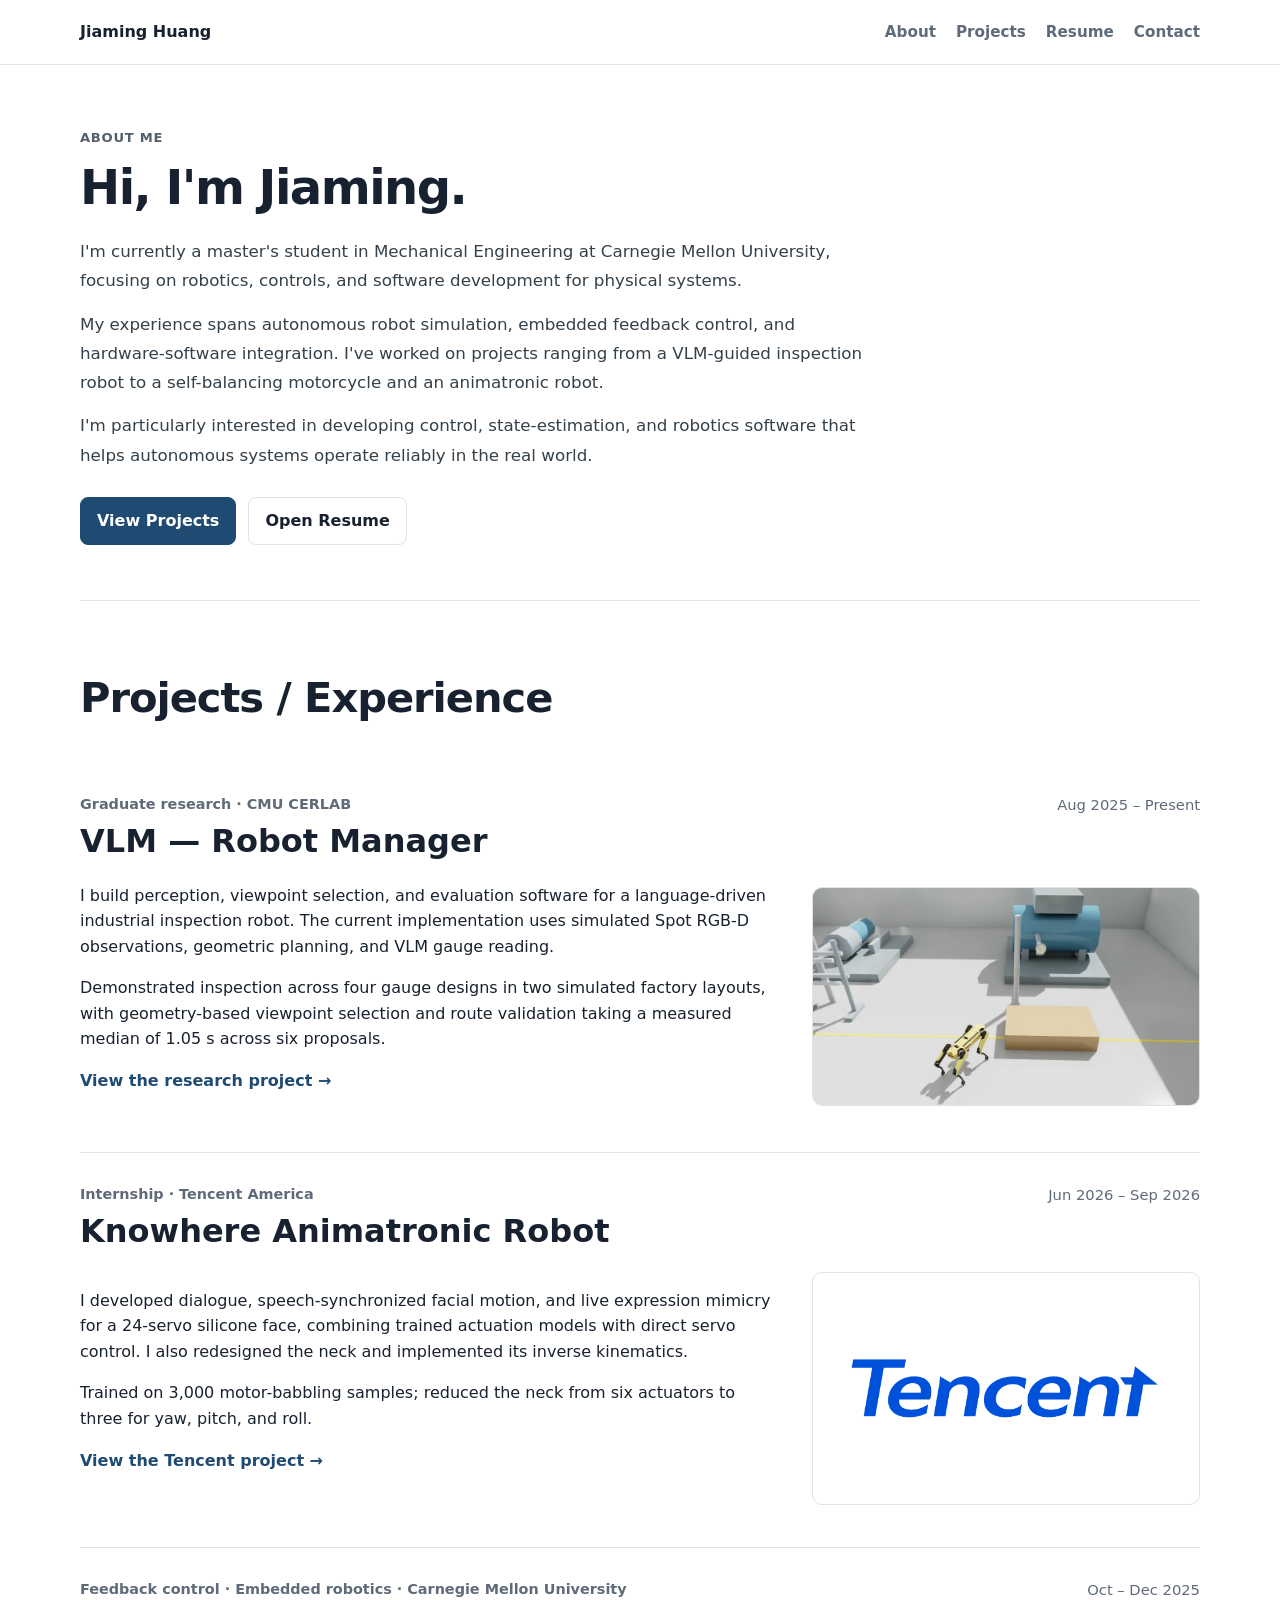
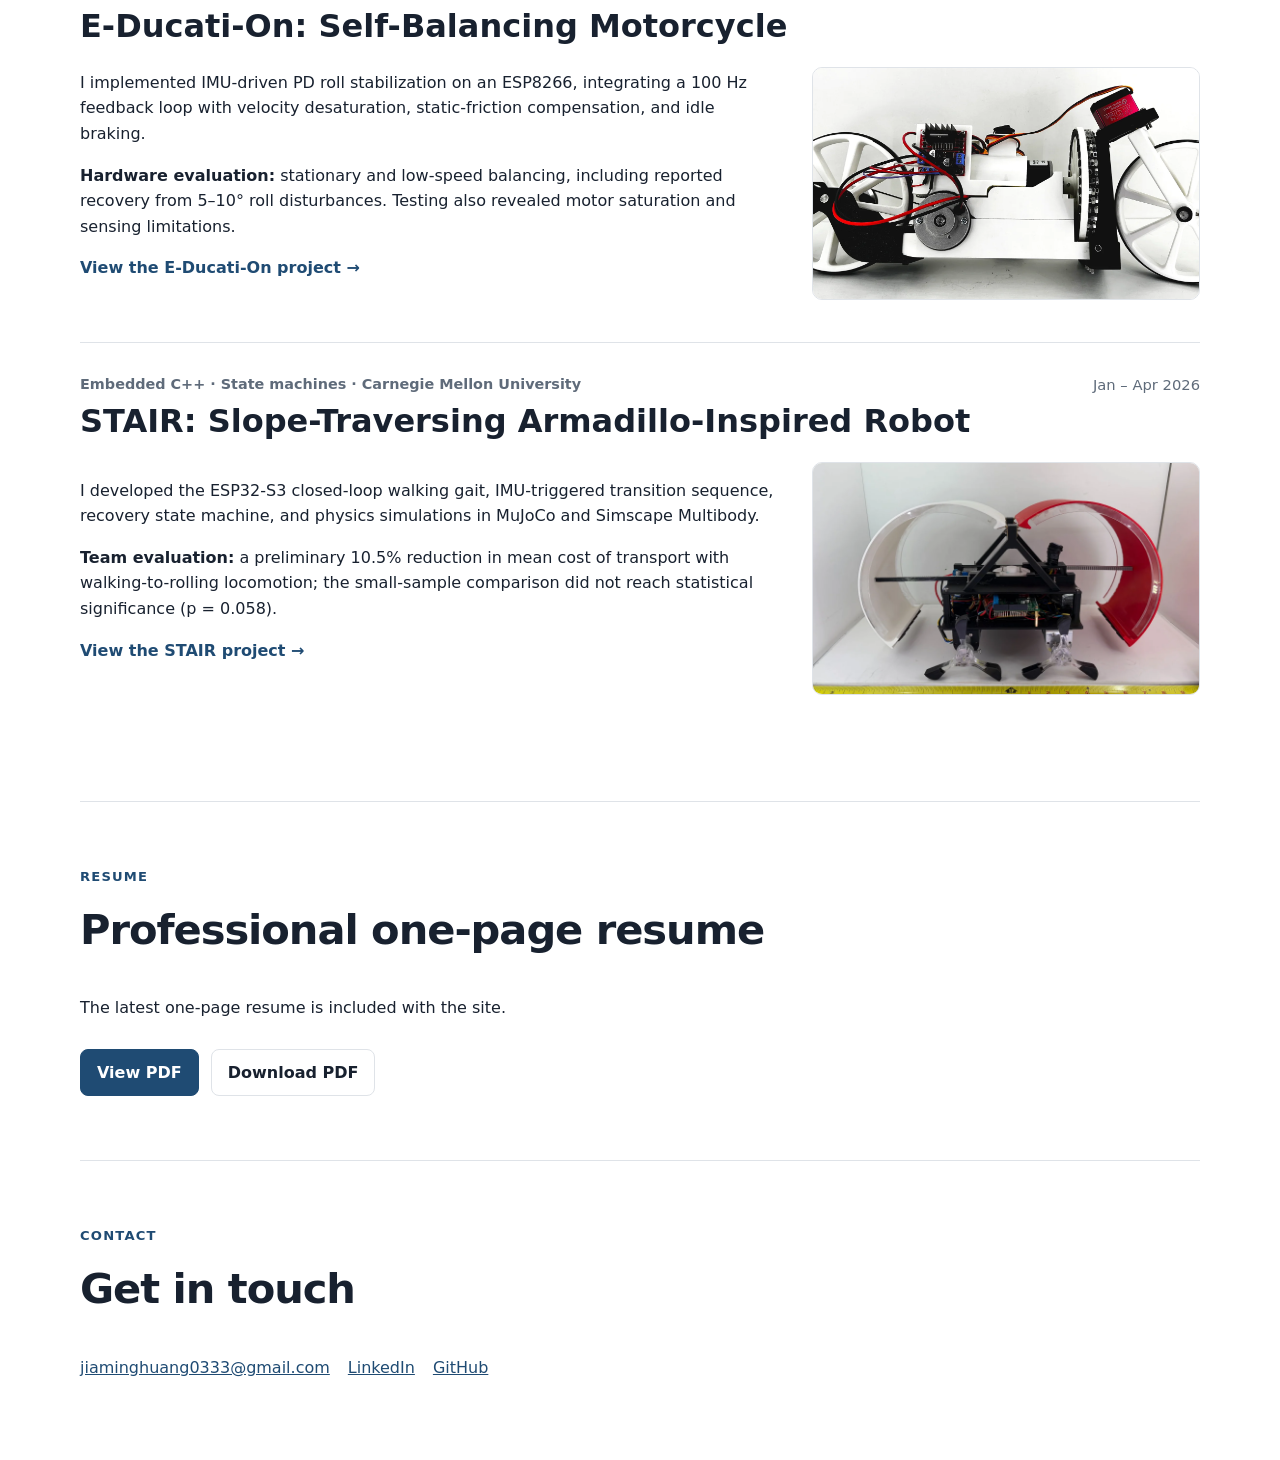
<file: index.html>
<!DOCTYPE html>
<html lang="en">
<head>
  <meta charset="UTF-8" />
  <meta name="viewport" content="width=device-width, initial-scale=1.0" />
  <meta name="description" content="Jiaming Huang — robotics software, controls, state estimation, and embedded systems portfolio." />
  <title>Jiaming Huang | Engineering Portfolio</title>
  <link rel="stylesheet" href="styles.css" />
</head>
<body>
  <header class="site-header">
    <div class="wrap nav-wrap">
      <a class="brand" href="#top">Jiaming Huang</a>
      <nav aria-label="Primary navigation">
        <a href="#about">About</a>
        <a href="#work">Projects</a>
        <a href="#resume">Resume</a>
        <a href="#contact">Contact</a>
      </nav>
    </div>
  </header>

  <main id="top">
    <section id="about" class="home-about wrap" aria-labelledby="about-title">
      <p class="eyebrow">About Me</p>
      <h1 id="about-title">Hi, I'm Jiaming.</h1>
      <div class="home-about-copy">
        <p>I'm currently a master's student in Mechanical Engineering at Carnegie Mellon University, focusing on robotics, controls, and software development for physical systems.</p>
        <p>My experience spans autonomous robot simulation, embedded feedback control, and hardware-software integration. I've worked on projects ranging from a VLM-guided inspection robot to a self-balancing motorcycle and an animatronic robot.</p>
        <p>I'm particularly interested in developing control, state-estimation, and robotics software that helps autonomous systems operate reliably in the real world.</p>
      </div>
      <div class="hero-actions" aria-label="Portfolio links">
        <a class="button primary" href="#work">View Projects</a>
        <a class="button secondary" href="assets/Jiaming_Huang_Resume.pdf" target="_blank" rel="noopener">Open Resume</a>
      </div>
    </section>

    <section id="work" class="section wrap">
      <div class="section-heading">
        <h2>Projects / Experience</h2>
      </div>

      <article class="project project-preview" aria-labelledby="research-preview-title">
        <div class="project-topline">
          <div>
            <p class="project-kicker">Graduate research · CMU CERLAB</p>
            <h3 id="research-preview-title">VLM &mdash; Robot Manager</h3>
          </div>
          <p class="project-date">Aug 2025 – Present</p>
        </div>
        <div class="project-grid">
          <div class="project-copy">
            <p>I build perception, viewpoint selection, and evaluation software for a language-driven industrial inspection robot. The current implementation uses simulated Spot RGB-D observations, geometric planning, and VLM gauge reading.</p>
            <p>Demonstrated inspection across four gauge designs in two simulated factory layouts, with geometry-based viewpoint selection and route validation taking a measured median of 1.05 s across six proposals.</p>
            <p><a class="project-read-link" href="projects/research.html">View the research project →</a></p>
          </div>
          <a class="project-thumbnail" href="projects/research.html" aria-label="View the VLM Robot Manager research project">
            <img src="assets/projects/research/spot-inspection.webp" alt="Simulated Spot facing a pressure gauge beside an equipment skid in the procedural factory" width="960" height="540" loading="lazy" style="height:auto; aspect-ratio:auto;" />
          </a>
        </div>
      </article>

      <article class="project project-preview" aria-labelledby="tencent-preview-title">
        <div class="project-topline">
          <div>
            <p class="project-kicker">Internship · Tencent America</p>
            <h3 id="tencent-preview-title">Knowhere Animatronic Robot</h3>
          </div>
          <p class="project-date">Jun 2026 – Sep 2026</p>
        </div>
        <div class="project-grid">
          <div class="project-copy">
            <p>I developed dialogue, speech-synchronized facial motion, and live expression mimicry for a 24-servo silicone face, combining trained actuation models with direct servo control. I also redesigned the neck and implemented its inverse kinematics.</p>
            <p>Trained on 3,000 motor-babbling samples; reduced the neck from six actuators to three for yaw, pitch, and roll.</p>
            <p><a class="project-read-link" href="projects/tencent.html">View the Tencent project →</a></p>
          </div>
          <a class="project-thumbnail" href="projects/tencent.html" aria-label="View the password-protected Tencent project">
            <img src="assets/projects/tencent/tencent-logo.png" alt="Tencent logo" width="2162" height="889" loading="lazy" style="height:auto; object-fit:contain; padding:24px;" />
          </a>
        </div>
      </article>

      <article class="project project-preview" aria-labelledby="ducati-preview-title">
        <div class="project-topline">
          <div><p class="project-kicker">Feedback control · Embedded robotics · Carnegie Mellon University</p><h3 id="ducati-preview-title">E-Ducati-On: Self-Balancing Motorcycle</h3></div>
          <p class="project-date">Oct – Dec 2025</p>
        </div>
        <div class="project-grid">
          <div class="project-copy">
            <p>I implemented IMU-driven PD roll stabilization on an ESP8266, integrating a 100 Hz feedback loop with velocity desaturation, static-friction compensation, and idle braking.</p>
            <p><strong>Hardware evaluation:</strong> stationary and low-speed balancing, including reported recovery from 5–10° roll disturbances. Testing also revealed motor saturation and sensing limitations.</p>
            <p><a class="project-read-link" href="projects/e-ducati-on.html">View the E-Ducati-On project →</a></p>
          </div>
          <a class="project-thumbnail" href="projects/e-ducati-on.html" aria-label="Read E-Ducati-On project page">
            <img src="assets/projects/ducati/prototype.webp" alt="Completed E-Ducati-On reaction-wheel motorcycle prototype" loading="lazy" />
          </a>
        </div>
      </article>

      <article class="project project-preview" aria-labelledby="stair-preview-title">
        <div class="project-topline">
          <div><p class="project-kicker">Embedded C++ · State machines · Carnegie Mellon University</p><h3 id="stair-preview-title">STAIR: Slope-Traversing Armadillo-Inspired Robot</h3></div>
          <p class="project-date">Jan – Apr 2026</p>
        </div>
        <div class="project-grid">
          <div class="project-copy">
            <p>I developed the ESP32-S3 closed-loop walking gait, IMU-triggered transition sequence, recovery state machine, and physics simulations in MuJoCo and Simscape Multibody.</p>
            <p><strong>Team evaluation:</strong> a preliminary 10.5% reduction in mean cost of transport with walking-to-rolling locomotion; the small-sample comparison did not reach statistical significance (p = 0.058).</p>
            <p><a class="project-read-link" href="projects/stair.html">View the STAIR project →</a></p>
          </div>
          <a class="project-thumbnail" href="projects/stair.html" aria-label="Read STAIR project page">
            <img src="assets/projects/stair/walking.webp" alt="STAIR robot with shell open in walking configuration" loading="lazy" />
          </a>
        </div>
      </article>
    </section>

    <section id="resume" class="section wrap">
      <div class="section-heading">
        <p class="eyebrow">Resume</p>
        <h2>Professional one-page resume</h2>
      </div>
      <p>The latest one-page resume is included with the site.</p>
      <div class="hero-actions">
        <a class="button primary" href="assets/Jiaming_Huang_Resume.pdf" target="_blank" rel="noopener">View PDF</a>
        <a class="button secondary" href="assets/Jiaming_Huang_Resume.pdf" download>Download PDF</a>
      </div>
    </section>

    <section id="contact" class="section wrap">
      <div class="section-heading">
        <p class="eyebrow">Contact</p>
        <h2>Get in touch</h2>
      </div>
      <p class="contact-links">
        <a href="mailto:jiaminghuang0333@gmail.com">jiaminghuang0333@gmail.com</a>
        <a href="https://linkedin.com/in/jiaming-huang033" target="_blank" rel="noopener">LinkedIn</a>
        <a href="https://github.com/Jerry031902" target="_blank" rel="noopener">GitHub</a>
      </p>
    </section>
  </main>
</body>
</html>
</file>
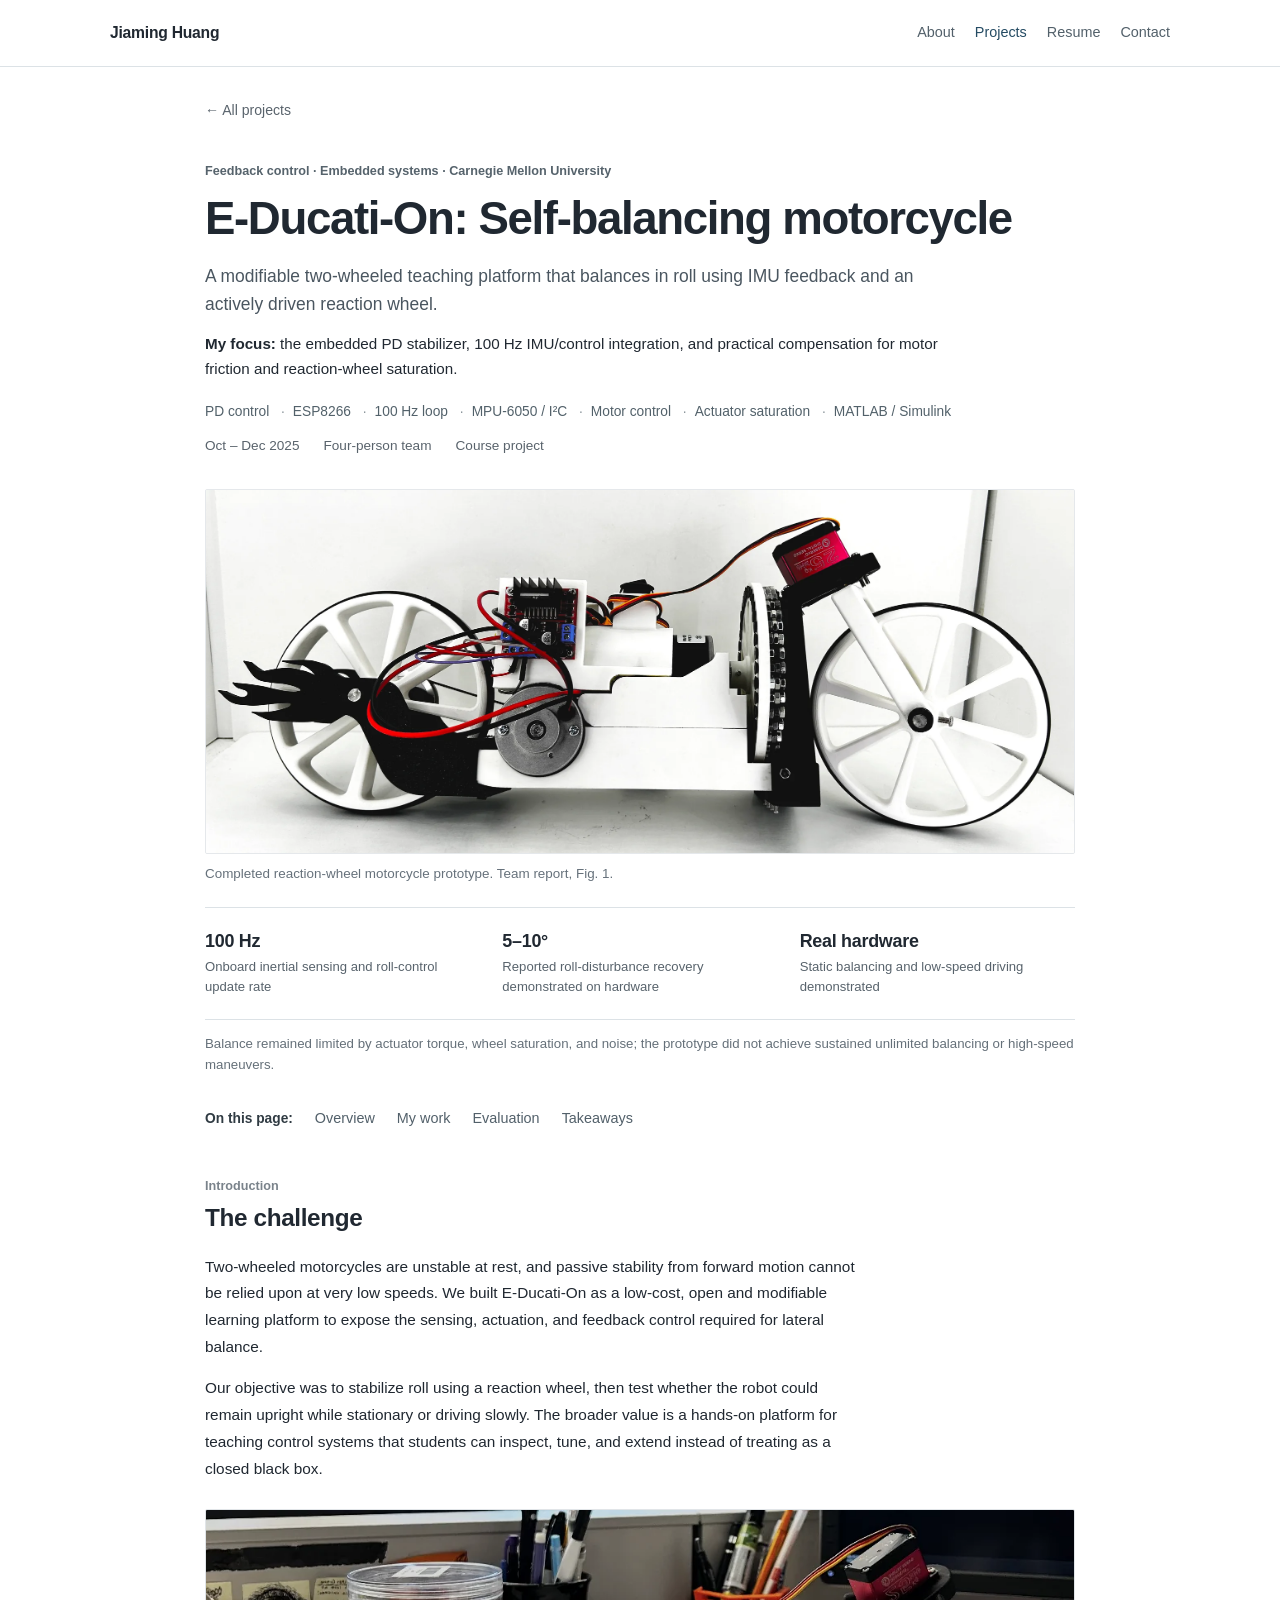
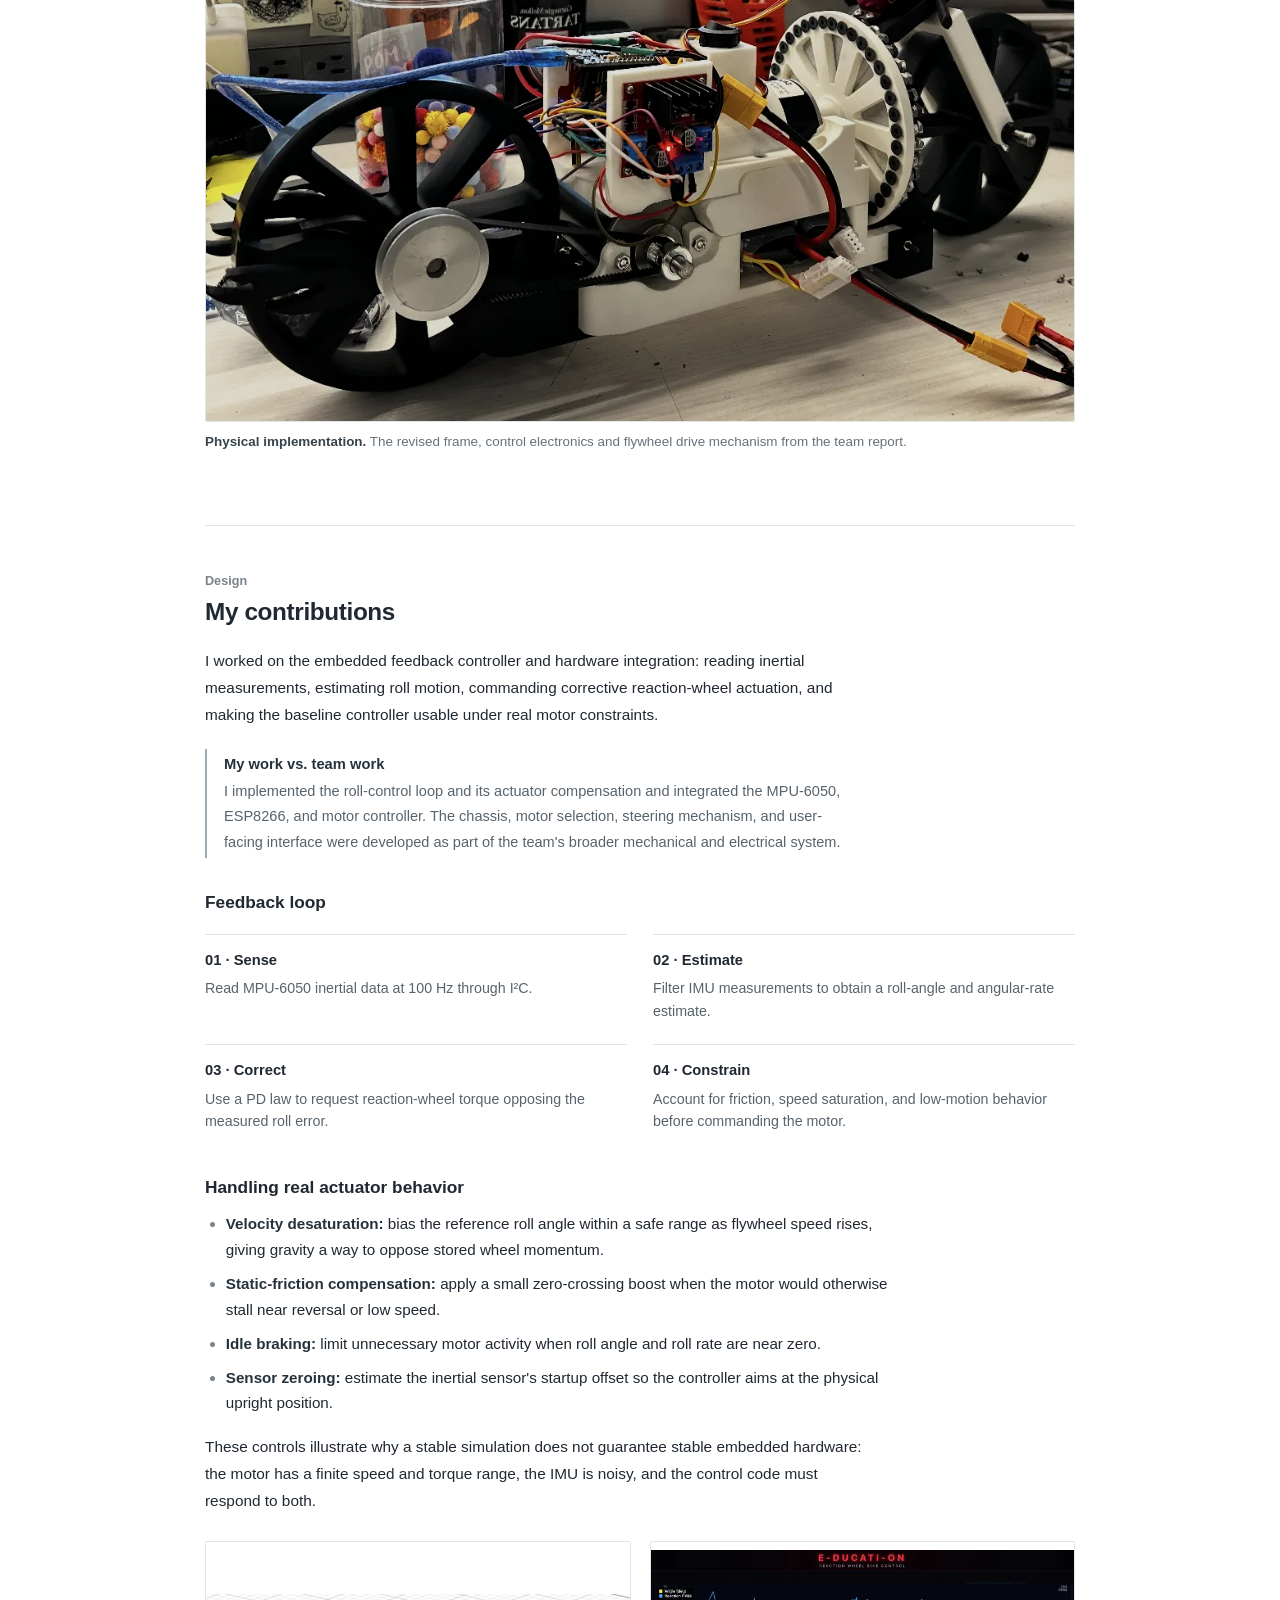
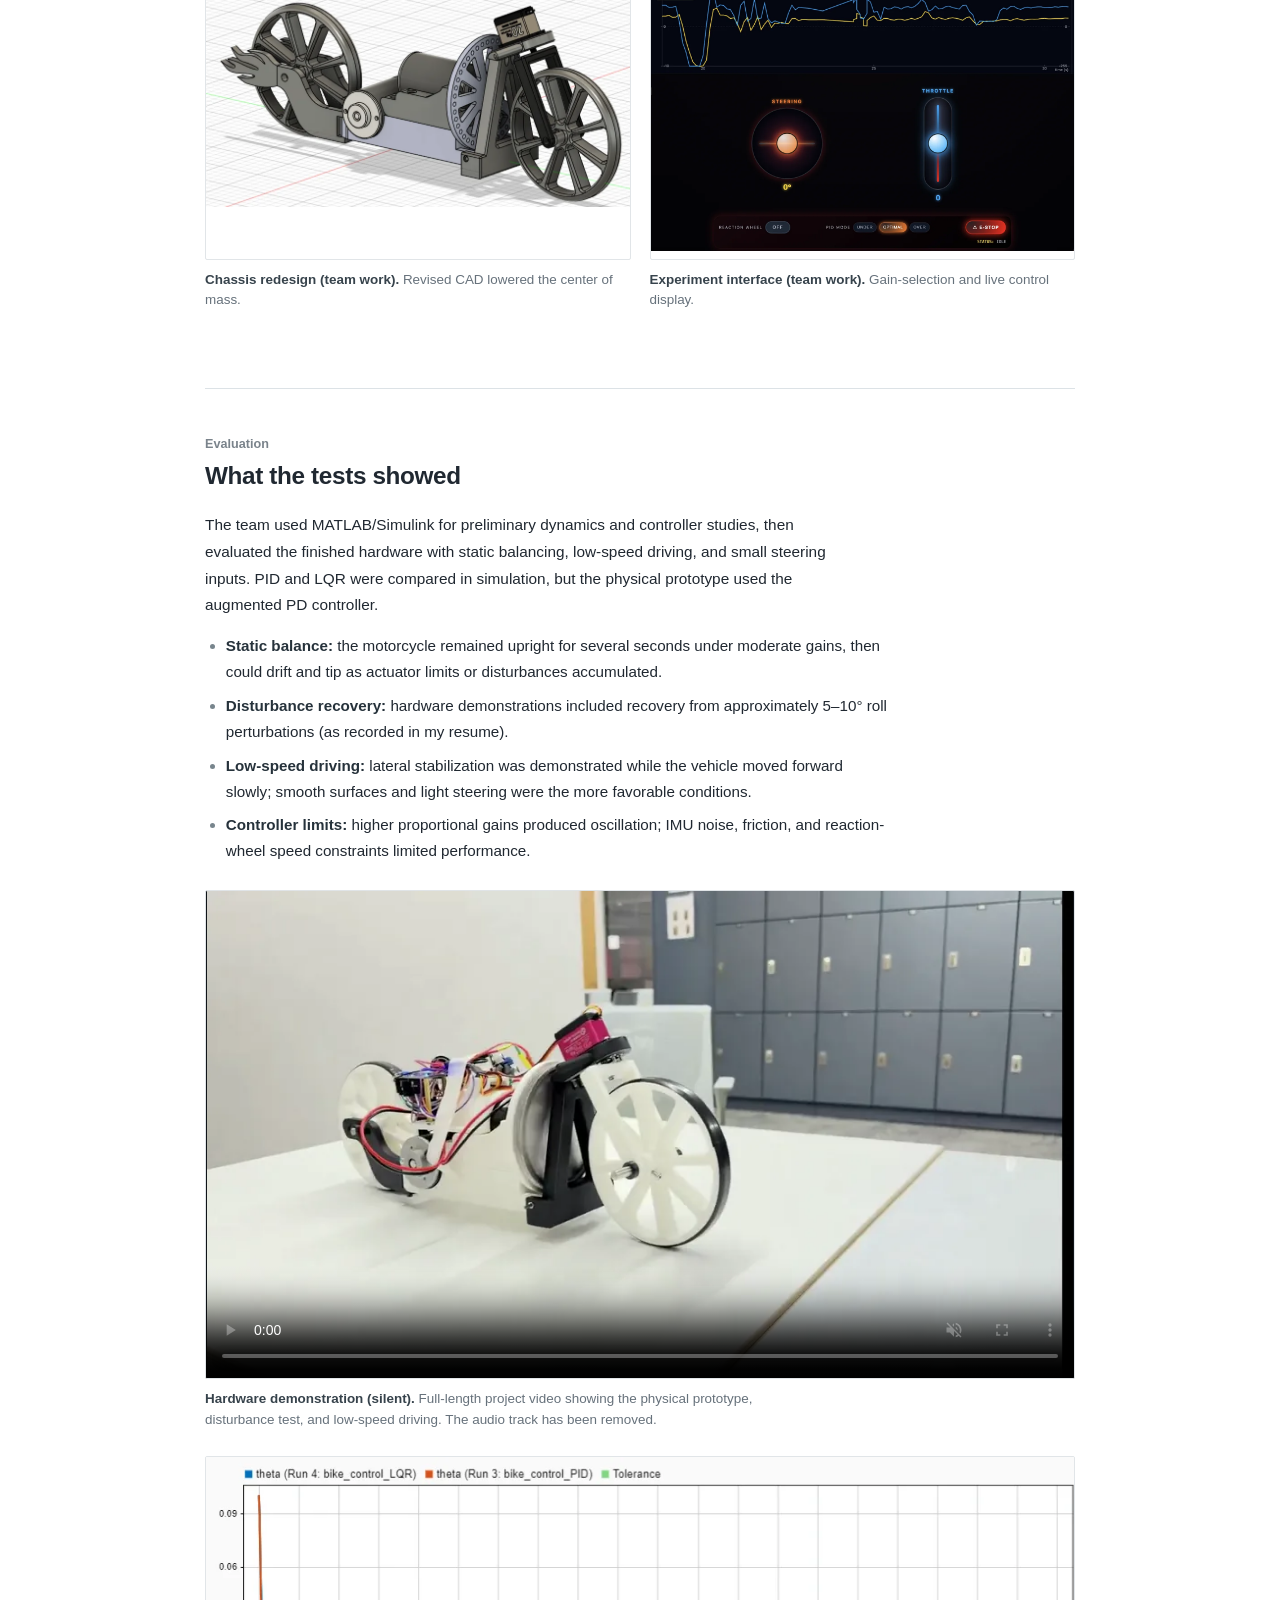
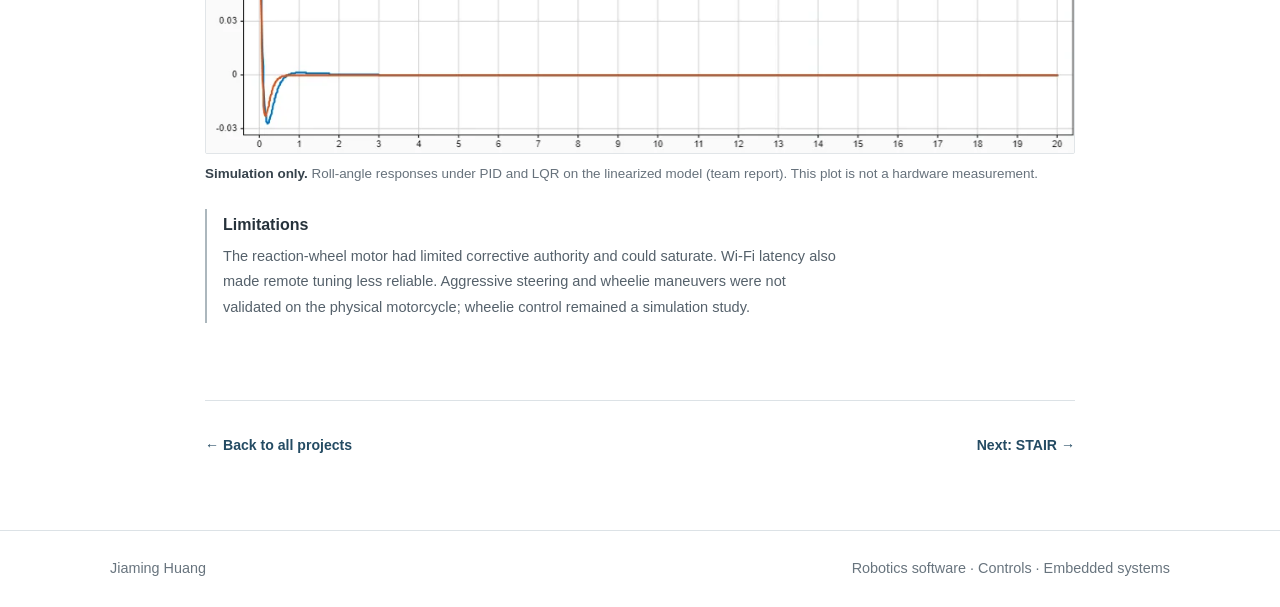
<file: projects/e-ducati-on.html>
<!DOCTYPE html>

<html lang="en">
<head>
<meta charset="utf-8"/>
<meta content="width=device-width, initial-scale=1" name="viewport"/>
<meta content="IMU-based feedback stabilization and actuator-compensation control of an educational reaction-wheel motorcycle." name="description"/>
<title>E-Ducati-On — Self-Balancing Motorcycle | Jiaming Huang</title>
<link href="../styles.css" rel="stylesheet"/>
<link href="../project-pages.css" rel="stylesheet"/>
</head>
<body class="case-study">
<header class="site-header">
<div class="wrap nav-wrap">
<a class="brand" href="../index.html#top">Jiaming Huang</a>
<nav aria-label="Primary navigation">
<a href="../index.html#about">About</a>
<a aria-current="page" href="../index.html#work">Projects</a>
<a href="../index.html#resume">Resume</a>
<a href="../index.html#contact">Contact</a>
</nav>
</div>
</header>
<main class="case-main">
<div class="wrap case-breadcrumb"><a href="../index.html#work">← All projects</a></div>
<section aria-labelledby="ducati-title" class="wrap case-hero">
<div>
<p class="eyebrow">Feedback control · Embedded systems · Carnegie Mellon University</p>
<h1 id="ducati-title">E-Ducati-On: Self-balancing motorcycle</h1>
<p class="case-subtitle">A modifiable two-wheeled teaching platform that balances in roll using IMU feedback and an actively driven reaction wheel.</p>
<p><strong>My focus:</strong> the embedded PD stabilizer, 100 Hz IMU/control integration, and practical compensation for motor friction and reaction-wheel saturation.</p>
<div aria-label="Relevant skills" class="case-skills"><span>PD control</span><span>ESP8266</span><span>100 Hz loop</span><span>MPU-6050 / I²C</span><span>Motor control</span><span>Actuator saturation</span><span>MATLAB / Simulink</span></div>
<div class="case-meta"><span>Oct – Dec 2025</span><span>Four-person team</span><span>Course project</span></div>
</div>
<figure class="case-hero-image">
<img alt="Side view of completed E-Ducati-On motorcycle prototype with rear drive wheel, reaction-wheel assembly, and front steering fork" src="../assets/projects/ducati/prototype.webp"/>
<figcaption>Completed reaction-wheel motorcycle prototype. Team report, Fig. 1.</figcaption>
</figure>
</section>
<div aria-label="Project highlights" class="wrap case-results">
<div class="case-result"><strong>100 Hz</strong><p>Onboard inertial sensing and roll-control update rate</p></div>
<div class="case-result"><strong>5–10°</strong><p>Reported roll-disturbance recovery demonstrated on hardware</p></div>
<div class="case-result"><strong>Real hardware</strong><p>Static balancing and low-speed driving demonstrated</p></div>
</div>
<p class="wrap case-note">Balance remained limited by actuator torque, wheel saturation, and noise; the prototype did not achieve sustained unlimited balancing or high-speed maneuvers.</p><nav aria-label="On this project page" class="wrap case-toc"><span>On this page:</span><a href="#overview">Overview</a><a href="#design">My work</a><a href="#evaluation">Evaluation</a><a href="#takeaways">Takeaways</a></nav>
<section class="wrap case-section" id="overview">
<div class="case-section-label"><p class="eyebrow">Introduction</p><h2>The challenge</h2></div>
<div class="case-content">
<p>Two-wheeled motorcycles are unstable at rest, and passive stability from forward motion cannot be relied upon at very low speeds. We built E-Ducati-On as a low-cost, open and modifiable learning platform to expose the sensing, actuation, and feedback control required for lateral balance.</p>
<p>Our objective was to stabilize roll using a reaction wheel, then test whether the robot could remain upright while stationary or driving slowly. The broader value is a hands-on platform for teaching control systems that students can inspect, tune, and extend instead of treating as a closed black box.</p>
<figure class="case-figure">
<a aria-label="Open full-sized image: Close-up of revised physical motorcycle prototype with exposed electronics, drive motor, and reaction wheel mechanism." href="../assets/projects/ducati/hardware.webp" rel="noopener" target="_blank">
<img alt="Close-up of revised physical motorcycle prototype with exposed electronics, drive motor, and reaction wheel mechanism." decoding="async" loading="lazy" src="../assets/projects/ducati/hardware.webp"/>
</a>
<figcaption><strong>Physical implementation.</strong> The revised frame, control electronics and flywheel drive mechanism from the team report.</figcaption>
</figure>
</div>
</section>
<section class="wrap case-section" id="design">
<div class="case-section-label"><p class="eyebrow">Design</p><h2>My contributions</h2></div>
<div class="case-content">
<p>I worked on the embedded feedback controller and hardware integration: reading inertial measurements, estimating roll motion, commanding corrective reaction-wheel actuation, and making the baseline controller usable under real motor constraints.</p>
<div class="case-ownership"><strong>My work vs. team work</strong><p>I implemented the roll-control loop and its actuator compensation and integrated the MPU-6050, ESP8266, and motor controller. The chassis, motor selection, steering mechanism, and user-facing interface were developed as part of the team's broader mechanical and electrical system.</p></div>
<h3>Feedback loop</h3>
<div class="case-process">
<div class="case-step"><b>01 · Sense</b><p>Read MPU-6050 inertial data at 100 Hz through I²C.</p></div>
<div class="case-step"><b>02 · Estimate</b><p>Filter IMU measurements to obtain a roll-angle and angular-rate estimate.</p></div>
<div class="case-step"><b>03 · Correct</b><p>Use a PD law to request reaction-wheel torque opposing the measured roll error.</p></div>
<div class="case-step"><b>04 · Constrain</b><p>Account for friction, speed saturation, and low-motion behavior before commanding the motor.</p></div>
</div>
<h3>Handling real actuator behavior</h3>
<ul>
<li><strong>Velocity desaturation:</strong> bias the reference roll angle within a safe range as flywheel speed rises, giving gravity a way to oppose stored wheel momentum.</li>
<li><strong>Static-friction compensation:</strong> apply a small zero-crossing boost when the motor would otherwise stall near reversal or low speed.</li>
<li><strong>Idle braking:</strong> limit unnecessary motor activity when roll angle and roll rate are near zero.</li>
<li><strong>Sensor zeroing:</strong> estimate the inertial sensor's startup offset so the controller aims at the physical upright position.</li>
</ul>
<p>These controls illustrate why a stable simulation does not guarantee stable embedded hardware: the motor has a finite speed and torque range, the IMU is noisy, and the control code must respond to both.</p>
<div class="case-figure-grid">
<figure class="case-figure">
<a aria-label="Open full-sized image: Final E-Ducati-On three-dimensional CAD design showing lowered mass placement and upgraded reaction wheel." href="../assets/projects/ducati/cad.webp" rel="noopener" target="_blank">
<img alt="Final E-Ducati-On three-dimensional CAD design showing lowered mass placement and upgraded reaction wheel." decoding="async" loading="lazy" src="../assets/projects/ducati/cad.webp"/>
</a>
<figcaption><strong>Chassis redesign (team work).</strong> Revised CAD lowered the center of mass.</figcaption>
</figure><figure class="case-figure">
<a aria-label="Open full-sized image: Dark-themed browser dashboard for E-Ducati-On showing roll-related traces, steering and throttle controls, and tuning buttons." href="../assets/projects/ducati/interface.webp" rel="noopener" target="_blank">
<img alt="Dark-themed browser dashboard for E-Ducati-On showing roll-related traces, steering and throttle controls, and tuning buttons." decoding="async" loading="lazy" src="../assets/projects/ducati/interface.webp"/>
</a>
<figcaption><strong>Experiment interface (team work).</strong> Gain-selection and live control display.</figcaption>
</figure>
</div>
</div>
</section>
<section class="wrap case-section" id="evaluation">
<div class="case-section-label"><p class="eyebrow">Evaluation</p><h2>What the tests showed</h2></div>
<div class="case-content">
<p>The team used MATLAB/Simulink for preliminary dynamics and controller studies, then evaluated the finished hardware with static balancing, low-speed driving, and small steering inputs. PID and LQR were compared in simulation, but the physical prototype used the augmented PD controller.</p>
<ul>
<li><strong>Static balance:</strong> the motorcycle remained upright for several seconds under moderate gains, then could drift and tip as actuator limits or disturbances accumulated.</li>
<li><strong>Disturbance recovery:</strong> hardware demonstrations included recovery from approximately 5–10° roll perturbations (as recorded in my resume).</li>
<li><strong>Low-speed driving:</strong> lateral stabilization was demonstrated while the vehicle moved forward slowly; smooth surfaces and light steering were the more favorable conditions.</li>
<li><strong>Controller limits:</strong> higher proportional gains produced oscillation; IMU noise, friction, and reaction-wheel speed constraints limited performance.</li>
</ul>
<figure class="case-video-figure"><video aria-label="E-Ducati-On hardware demo: static balance, disturbance rejection, and driving tests. Video has no audio." controls="" muted="" playsinline="" poster="../assets/projects/ducati/education-demo-poster.webp" preload="metadata"><source src="../assets/projects/ducati/education-demo-muted.mp4" type="video/mp4"/>Your browser does not support embedded MP4 video.</video><figcaption><strong>Hardware demonstration (silent).</strong> Full-length project video showing the physical prototype, disturbance test, and low-speed driving. The audio track has been removed.</figcaption></figure><figure class="case-figure">
<a aria-label="Open full-sized image: Line chart comparing simulated roll angle stabilization under PID and LQR controllers; both settle near zero." href="../assets/projects/ducati/response.webp" rel="noopener" target="_blank">
<img alt="Line chart comparing simulated roll angle stabilization under PID and LQR controllers; both settle near zero." decoding="async" loading="lazy" src="../assets/projects/ducati/response.webp"/>
</a>
<figcaption><strong>Simulation only.</strong> Roll-angle responses under PID and LQR on the linearized model (team report). This plot is not a hardware measurement.</figcaption>
</figure>
<div class="case-caution"><strong>Limitations</strong><p>The reaction-wheel motor had limited corrective authority and could saturate. Wi-Fi latency also made remote tuning less reliable. Aggressive steering and wheelie maneuvers were not validated on the physical motorcycle; wheelie control remained a simulation study.</p></div>
</div>
</section>
<div class="wrap case-end">
<a href="../index.html#work">← Back to all projects</a>
<a href="stair.html">Next: STAIR →</a>
</div>
</main>
<footer><div class="wrap footer-inner"><span>Jiaming Huang</span><span>Robotics software · Controls · Embedded systems</span></div></footer>
</body>
</html>
</file>
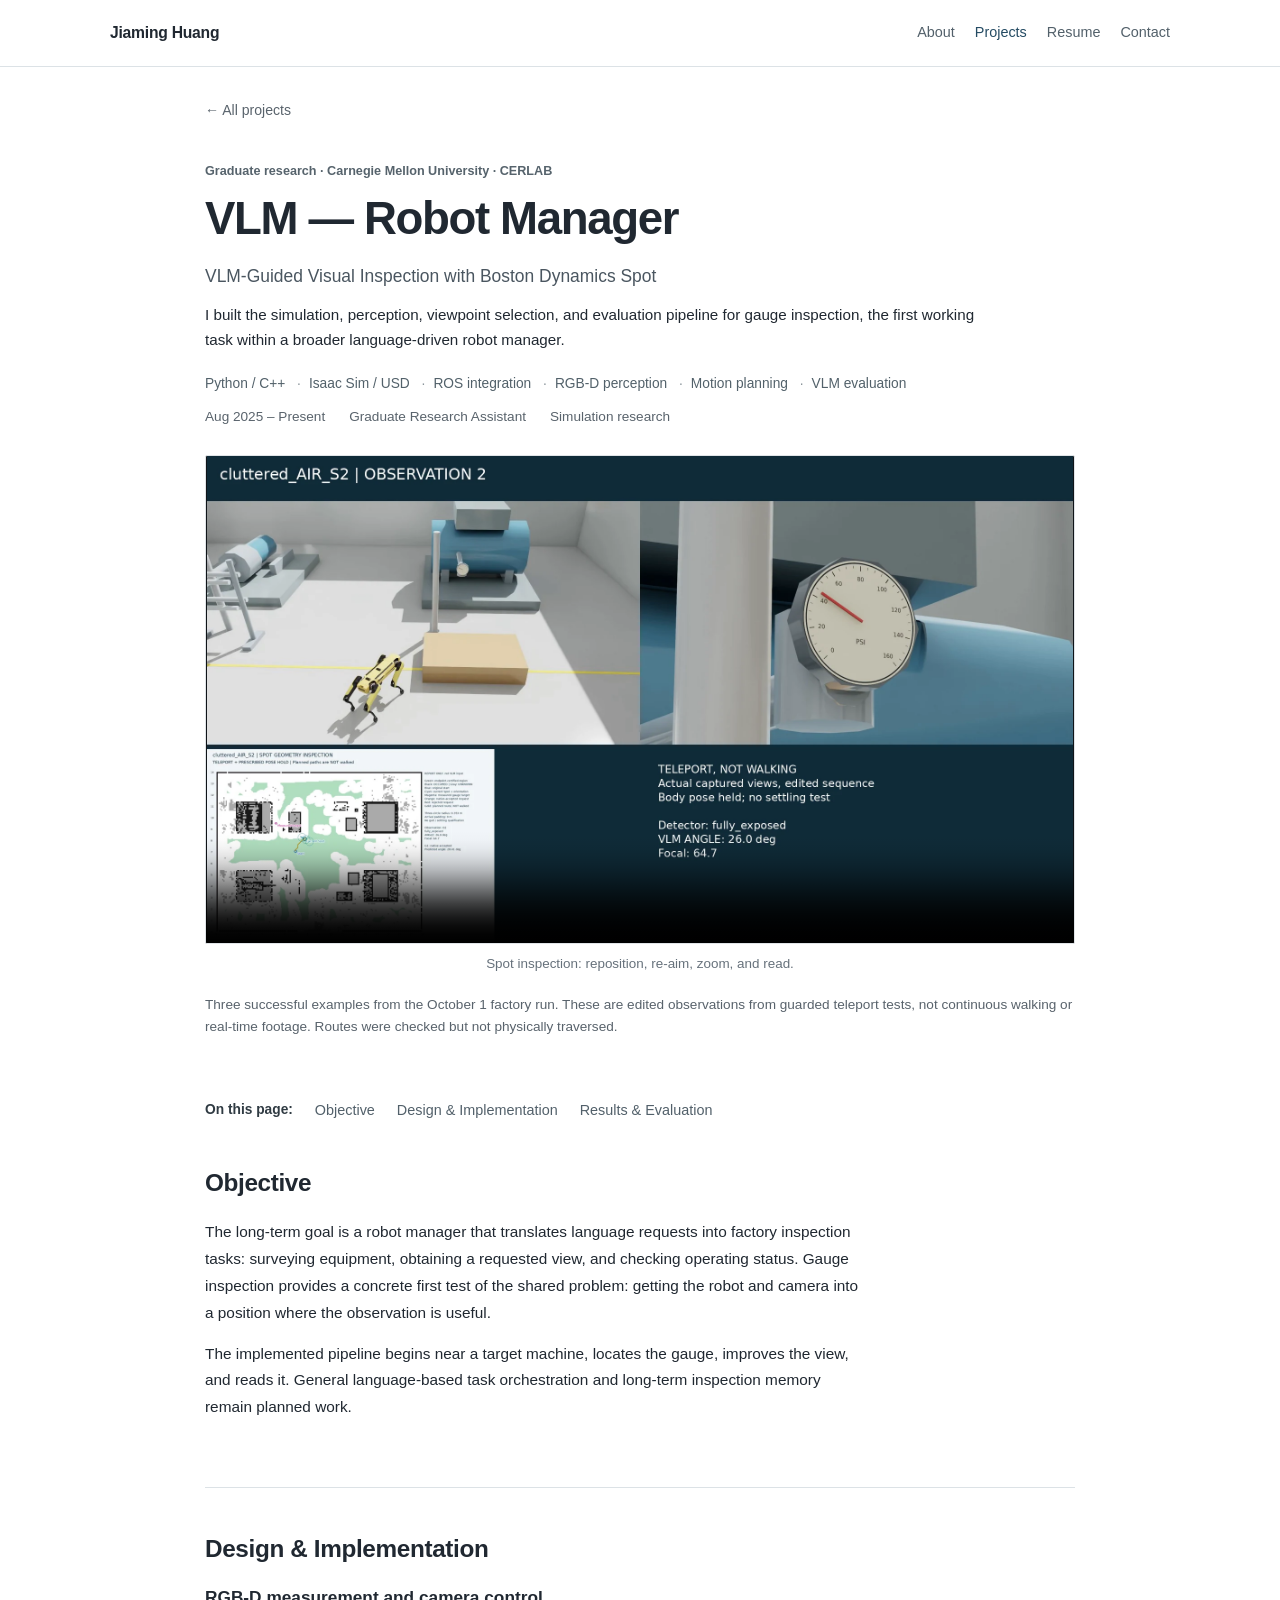
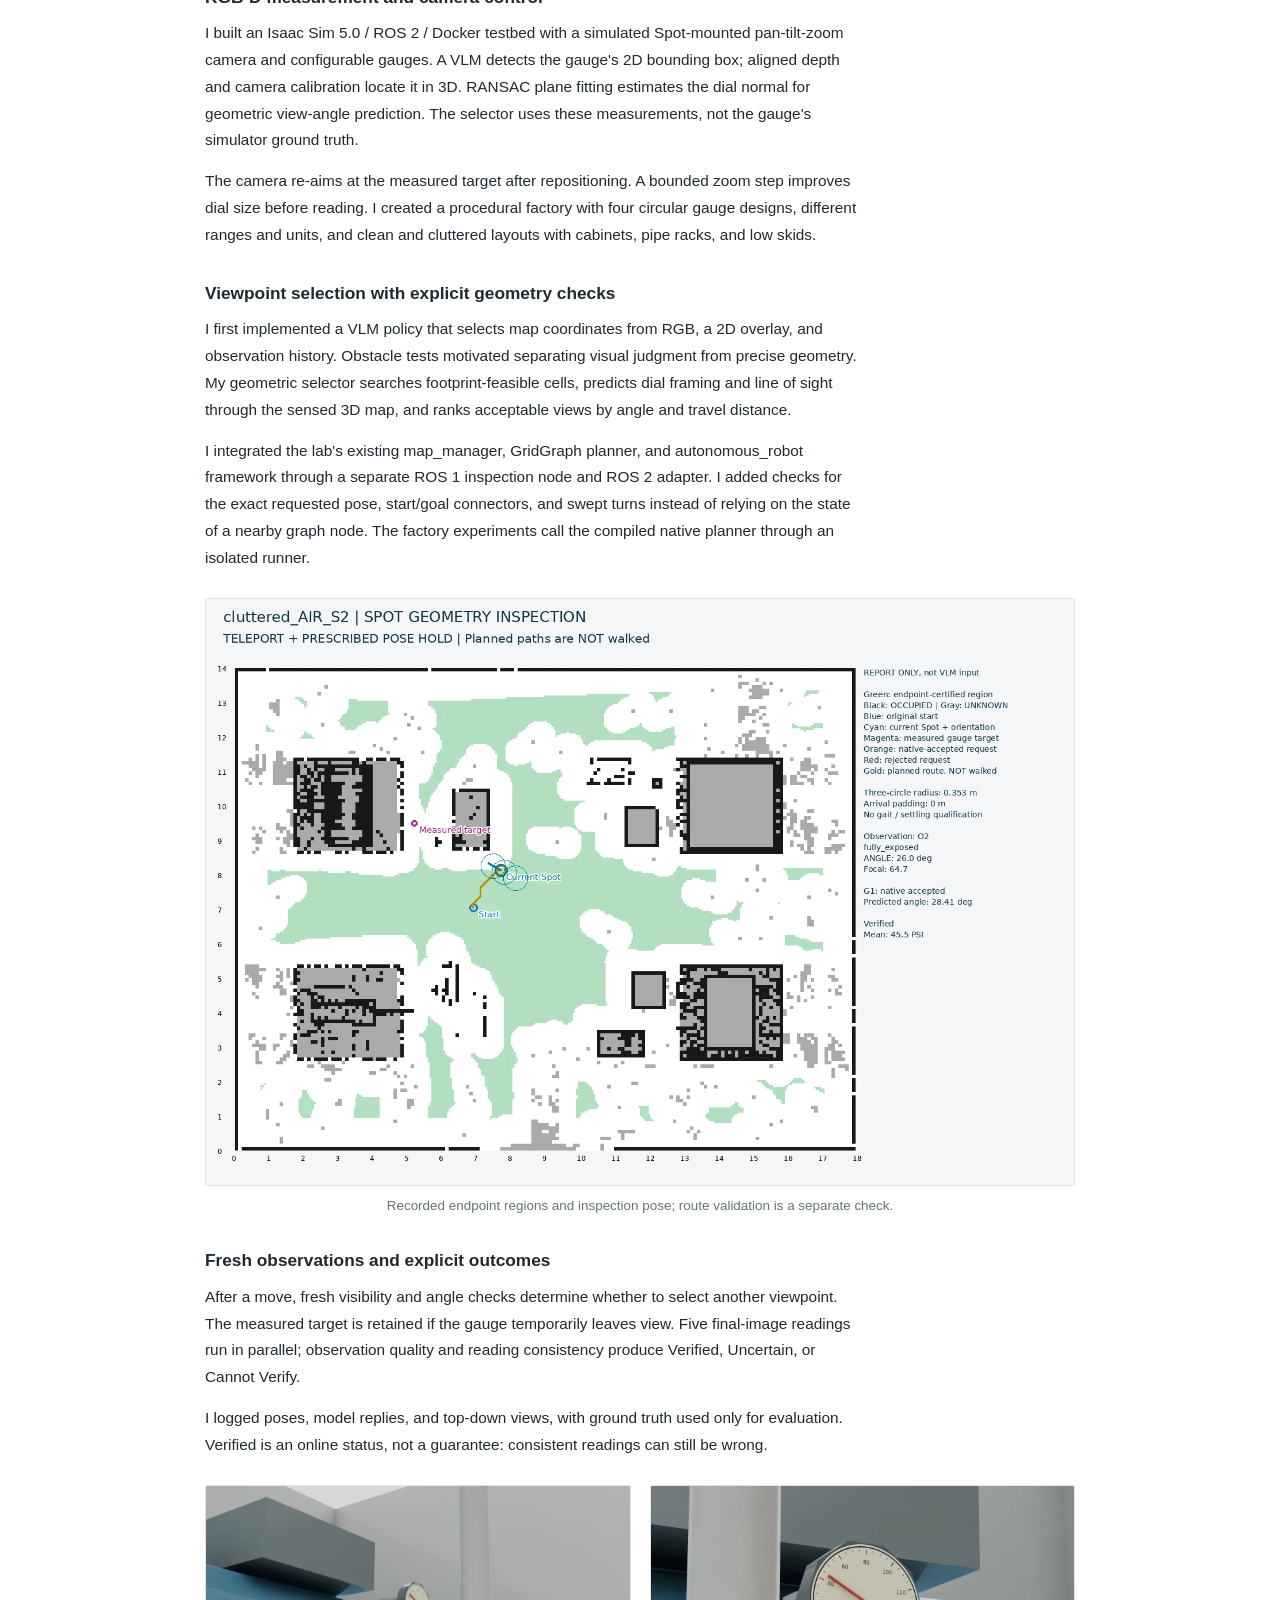
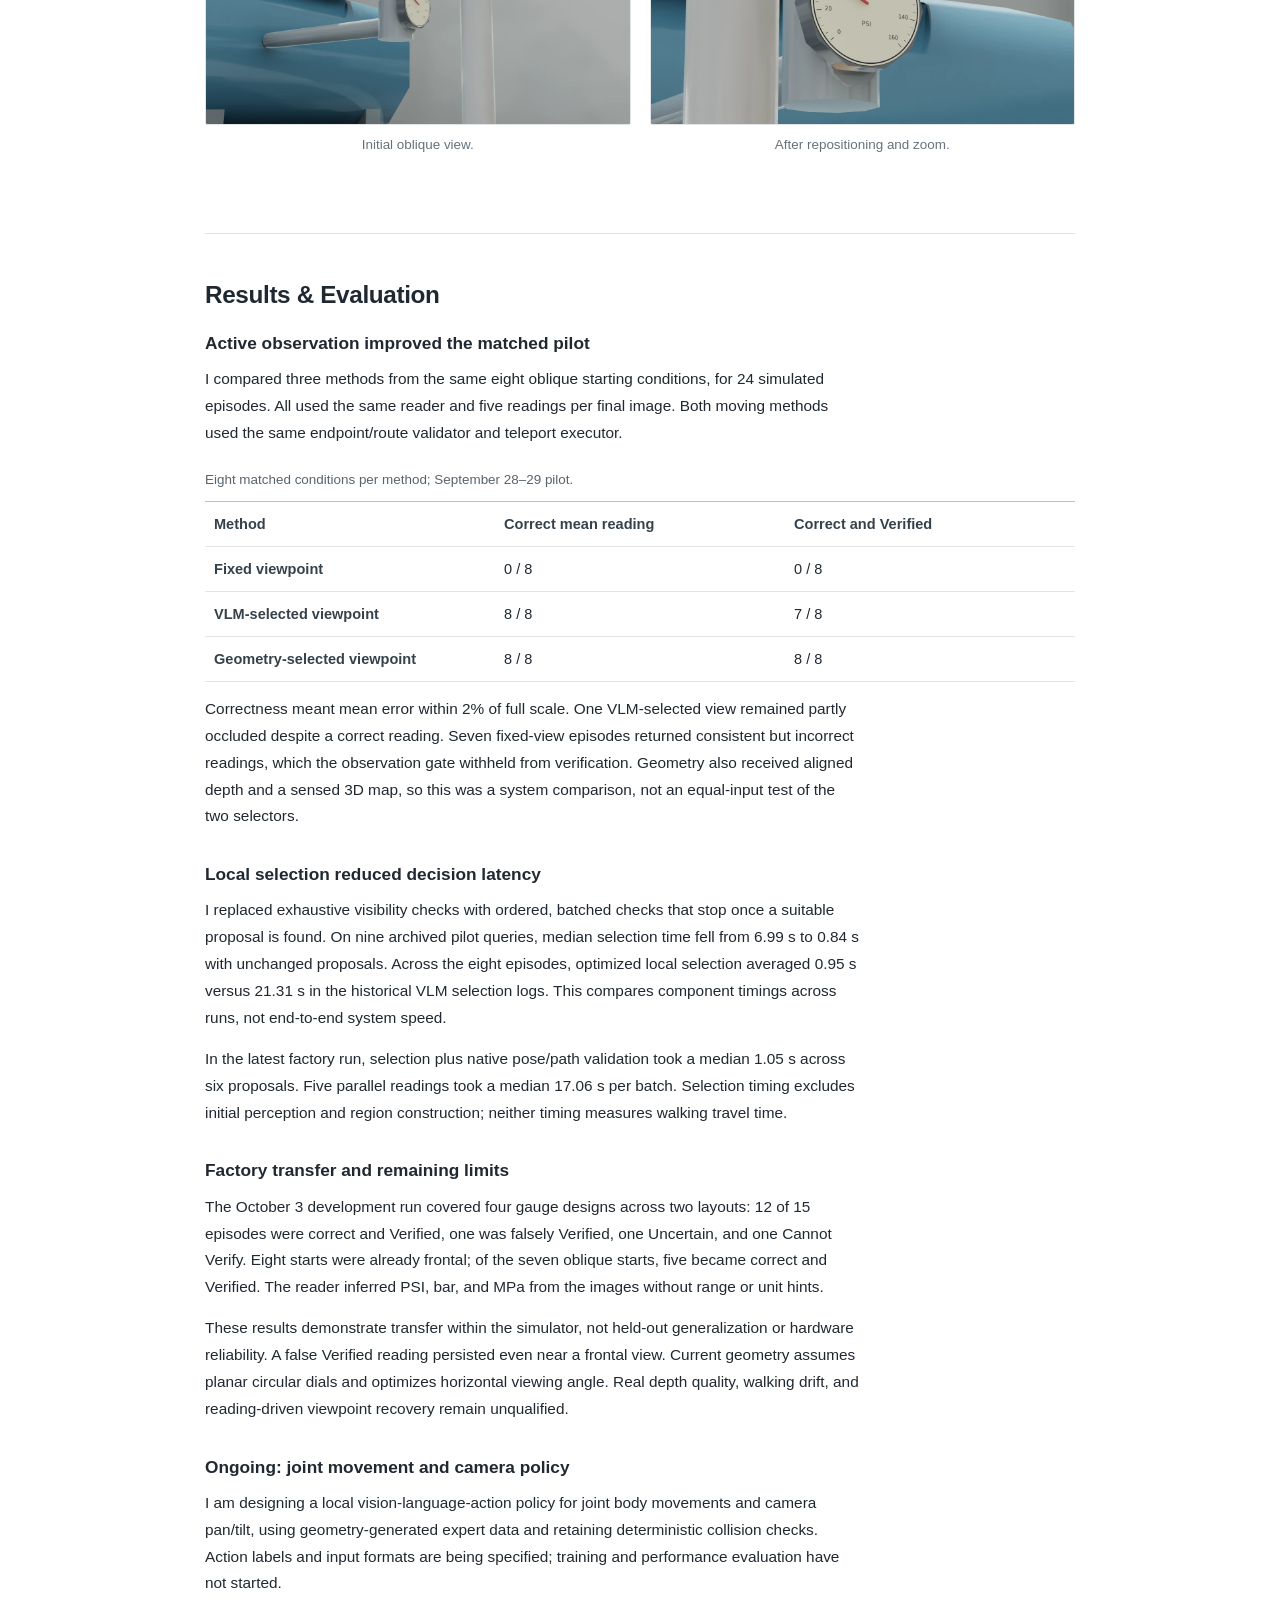
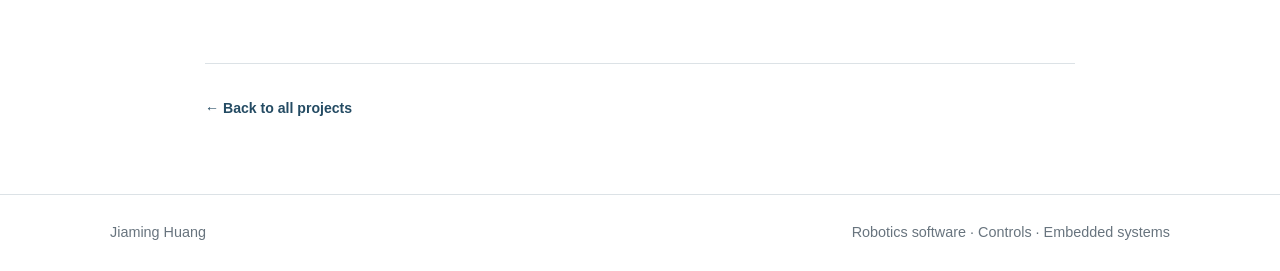
<file: projects/research.html>
<!DOCTYPE html>
<html lang="en">
<head>
  <meta charset="utf-8" />
  <meta name="viewport" content="width=device-width, initial-scale=1" />
  <meta name="description" content="Jiaming Huang's CMU CERLAB research: simulated Spot inspection, RGB-D gauge localization, geometric viewpoint selection, and evaluation of VLM readings." />
  <title>VLM — Robot Manager | Jiaming Huang</title>
  <link rel="stylesheet" href="../styles.css" />
  <link rel="stylesheet" href="../project-pages.css" />
  <link rel="stylesheet" href="../assets/projects/research/research.css" />
</head>
<body class="case-study research-study">
  <header class="site-header">
    <div class="wrap nav-wrap">
      <a class="brand" href="../index.html#top">Jiaming Huang</a>
      <nav aria-label="Primary navigation">
        <a href="../index.html#about">About</a>
        <a aria-current="page" href="../index.html#work">Projects</a>
        <a href="../index.html#resume">Resume</a>
        <a href="../index.html#contact">Contact</a>
      </nav>
    </div>
  </header>

  <main class="case-main">
    <div class="wrap case-breadcrumb"><a href="../index.html#work">← All projects</a></div>
    <section class="wrap case-hero" aria-labelledby="research-title">
      <div>
        <p class="eyebrow">Graduate research · Carnegie Mellon University · CERLAB</p>
        <h1 id="research-title">VLM &mdash; Robot Manager</h1>
        <p class="case-subtitle">VLM-Guided Visual Inspection with Boston Dynamics Spot</p>
        <p>I built the simulation, perception, viewpoint selection, and evaluation pipeline for gauge inspection, the first working task within a broader language-driven robot manager.</p>
        <div class="case-skills" aria-label="Relevant skills">
          <span>Python / C++</span><span>Isaac Sim / USD</span><span>ROS integration</span><span>RGB-D perception</span><span>Motion planning</span><span>VLM evaluation</span>
        </div>
        <div class="case-meta"><span>Aug 2025 – Present</span><span>Graduate Research Assistant</span><span>Simulation research</span></div>
      </div>
      <figure class="case-video-figure">
        <video controls playsinline preload="metadata" width="1920" height="1080" poster="../assets/projects/research/inspection-demo-poster.webp" aria-label="Three simulated Spot gauge inspections showing the scene, camera view, map, and final readings. Silent edited observation sequences.">
          <source src="../assets/projects/research/inspection-demo.mp4" type="video/mp4" />
          <a href="../assets/projects/research/inspection-demo.mp4">Download the inspection demo.</a>
        </video>
        <figcaption>Spot inspection: reposition, re-aim, zoom, and read.</figcaption>
      </figure>
      <p class="case-note">Three successful examples from the October 1 factory run. These are edited observations from guarded teleport tests, not continuous walking or real-time footage. Routes were checked but not physically traversed.</p>
    </section>

    <nav class="wrap case-toc" aria-label="On this project page">
      <span>On this page:</span><a href="#objective">Objective</a><a href="#design">Design &amp; Implementation</a><a href="#evaluation">Results &amp; Evaluation</a>
    </nav>

    <section id="objective" class="wrap case-section">
      <div class="case-section-label"><h2>Objective</h2></div>
      <div class="case-content">
        <p>The long-term goal is a robot manager that translates language requests into factory inspection tasks: surveying equipment, obtaining a requested view, and checking operating status. Gauge inspection provides a concrete first test of the shared problem: getting the robot and camera into a position where the observation is useful.</p>
        <p>The implemented pipeline begins near a target machine, locates the gauge, improves the view, and reads it. General language-based task orchestration and long-term inspection memory remain planned work.</p>
      </div>
    </section>

    <section id="design" class="wrap case-section">
      <div class="case-section-label"><h2>Design &amp; Implementation</h2></div>
      <div class="case-content">
        <h3>RGB-D measurement and camera control</h3>
        <p>I built an Isaac Sim 5.0 / ROS 2 / Docker testbed with a simulated Spot-mounted pan-tilt-zoom camera and configurable gauges. A VLM detects the gauge's 2D bounding box; aligned depth and camera calibration locate it in 3D. RANSAC plane fitting estimates the dial normal for geometric view-angle prediction. The selector uses these measurements, not the gauge's simulator ground truth.</p>
        <p>The camera re-aims at the measured target after repositioning. A bounded zoom step improves dial size before reading. I created a procedural factory with four circular gauge designs, different ranges and units, and clean and cluttered layouts with cabinets, pipe racks, and low skids.</p>

        <h3>Viewpoint selection with explicit geometry checks</h3>
        <p>I first implemented a VLM policy that selects map coordinates from RGB, a 2D overlay, and observation history. Obstacle tests motivated separating visual judgment from precise geometry. My geometric selector searches footprint-feasible cells, predicts dial framing and line of sight through the sensed 3D map, and ranks acceptable views by angle and travel distance.</p>
        <p>I integrated the lab's existing map_manager, GridGraph planner, and autonomous_robot framework through a separate ROS 1 inspection node and ROS 2 adapter. I added checks for the exact requested pose, start/goal connectors, and swept turns instead of relying on the state of a nearby graph node. The factory experiments call the compiled native planner through an isolated runner.</p>
        <figure class="case-figure">
          <a href="../assets/projects/research/viewpoint-map.webp" target="_blank" rel="noopener" aria-label="Open the full-size inspection viewpoint map">
            <img src="../assets/projects/research/viewpoint-map.webp" width="1510" height="1020" loading="lazy" decoding="async" alt="Recorded factory top-down report with occupied obstacles, green endpoint-feasible regions, and the inspection pose" />
          </a>
          <figcaption>Recorded endpoint regions and inspection pose; route validation is a separate check.</figcaption>
        </figure>

        <h3>Fresh observations and explicit outcomes</h3>
        <p>After a move, fresh visibility and angle checks determine whether to select another viewpoint. The measured target is retained if the gauge temporarily leaves view. Five final-image readings run in parallel; observation quality and reading consistency produce Verified, Uncertain, or Cannot Verify.</p>
        <p>I logged poses, model replies, and top-down views, with ground truth used only for evaluation. Verified is an online status, not a guarantee: consistent readings can still be wrong.</p>
        <div class="case-figure-grid">
          <figure class="case-figure">
            <a href="../assets/projects/research/gauge-before.webp" target="_blank" rel="noopener" aria-label="Open the initial gauge camera view">
              <img src="../assets/projects/research/gauge-before.webp" width="1280" height="720" loading="lazy" decoding="async" alt="Initial oblique camera view of the compressor pressure gauge" />
            </a>
            <figcaption>Initial oblique view.</figcaption>
          </figure>
          <figure class="case-figure">
            <a href="../assets/projects/research/gauge-after.webp" target="_blank" rel="noopener" aria-label="Open the gauge camera view after repositioning and zoom">
              <img src="../assets/projects/research/gauge-after.webp" width="1280" height="720" loading="lazy" decoding="async" alt="The same compressor gauge after geometric viewpoint selection, camera re-aiming, and zoom" />
            </a>
            <figcaption>After repositioning and zoom.</figcaption>
          </figure>
        </div>
      </div>
    </section>

    <section id="evaluation" class="wrap case-section">
      <div class="case-section-label"><h2>Results &amp; Evaluation</h2></div>
      <div class="case-content">
        <h3>Active observation improved the matched pilot</h3>
        <p>I compared three methods from the same eight oblique starting conditions, for 24 simulated episodes. All used the same reader and five readings per final image. Both moving methods used the same endpoint/route validator and teleport executor.</p>
        <table class="case-table">
          <caption>Eight matched conditions per method; September 28–29 pilot.</caption>
          <thead><tr><th scope="col">Method</th><th scope="col">Correct mean reading</th><th scope="col">Correct and Verified</th></tr></thead>
          <tbody>
            <tr><th scope="row">Fixed viewpoint</th><td>0 / 8</td><td>0 / 8</td></tr>
            <tr><th scope="row">VLM-selected viewpoint</th><td>8 / 8</td><td>7 / 8</td></tr>
            <tr><th scope="row">Geometry-selected viewpoint</th><td>8 / 8</td><td>8 / 8</td></tr>
          </tbody>
        </table>
        <p>Correctness meant mean error within 2% of full scale. One VLM-selected view remained partly occluded despite a correct reading. Seven fixed-view episodes returned consistent but incorrect readings, which the observation gate withheld from verification. Geometry also received aligned depth and a sensed 3D map, so this was a system comparison, not an equal-input test of the two selectors.</p>

        <h3>Local selection reduced decision latency</h3>
        <p>I replaced exhaustive visibility checks with ordered, batched checks that stop once a suitable proposal is found. On nine archived pilot queries, median selection time fell from 6.99 s to 0.84 s with unchanged proposals. Across the eight episodes, optimized local selection averaged 0.95 s versus 21.31 s in the historical VLM selection logs. This compares component timings across runs, not end-to-end system speed.</p>
        <p>In the latest factory run, selection plus native pose/path validation took a median 1.05 s across six proposals. Five parallel readings took a median 17.06 s per batch. Selection timing excludes initial perception and region construction; neither timing measures walking travel time.</p>

        <h3>Factory transfer and remaining limits</h3>
        <p>The October 3 development run covered four gauge designs across two layouts: 12 of 15 episodes were correct and Verified, one was falsely Verified, one Uncertain, and one Cannot Verify. Eight starts were already frontal; of the seven oblique starts, five became correct and Verified. The reader inferred PSI, bar, and MPa from the images without range or unit hints.</p>
        <p>These results demonstrate transfer within the simulator, not held-out generalization or hardware reliability. A false Verified reading persisted even near a frontal view. Current geometry assumes planar circular dials and optimizes horizontal viewing angle. Real depth quality, walking drift, and reading-driven viewpoint recovery remain unqualified.</p>

        <h3>Ongoing: joint movement and camera policy</h3>
        <p>I am designing a local vision-language-action policy for joint body movements and camera pan/tilt, using geometry-generated expert data and retaining deterministic collision checks. Action labels and input formats are being specified; training and performance evaluation have not started.</p>
      </div>
    </section>

    <div class="wrap case-end"><a href="../index.html#work">← Back to all projects</a></div>
  </main>
  <footer><div class="wrap footer-inner"><span>Jiaming Huang</span><span>Robotics software · Controls · Embedded systems</span></div></footer>
</body>
</html>
</file>
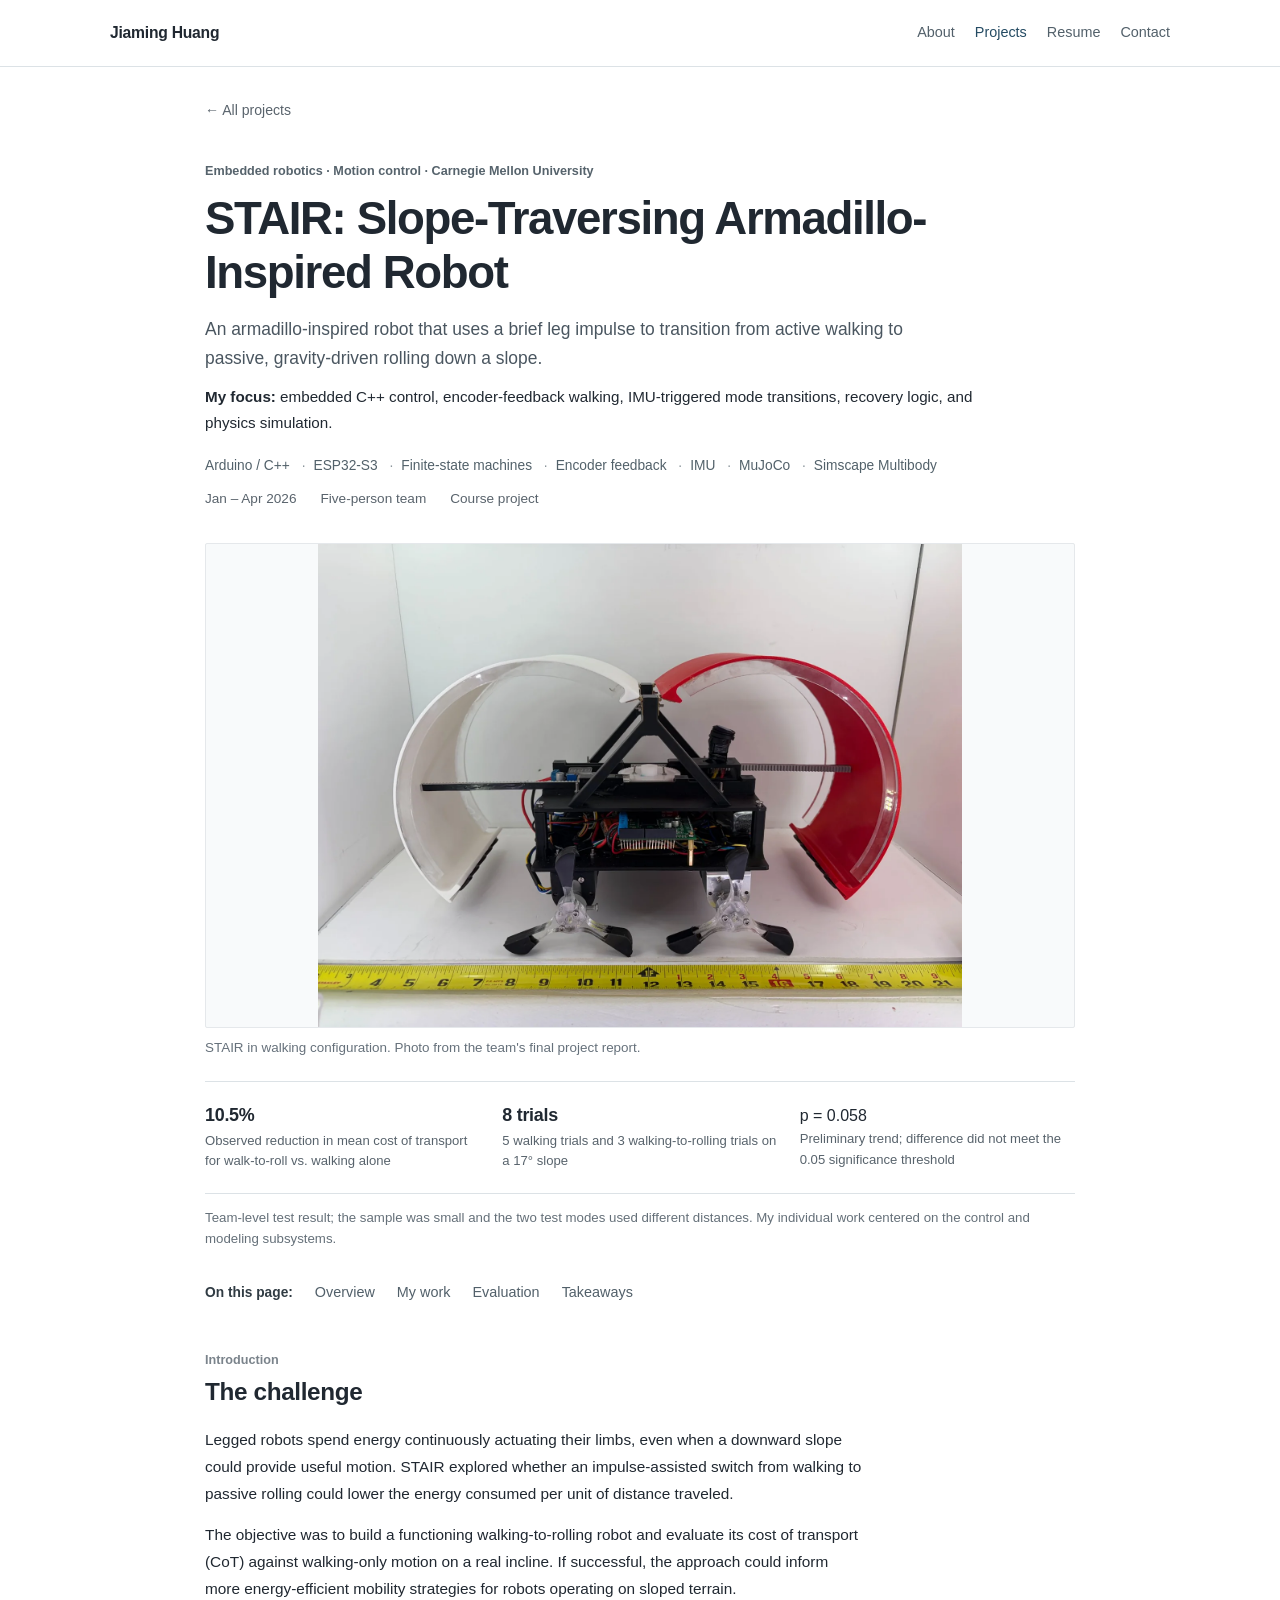
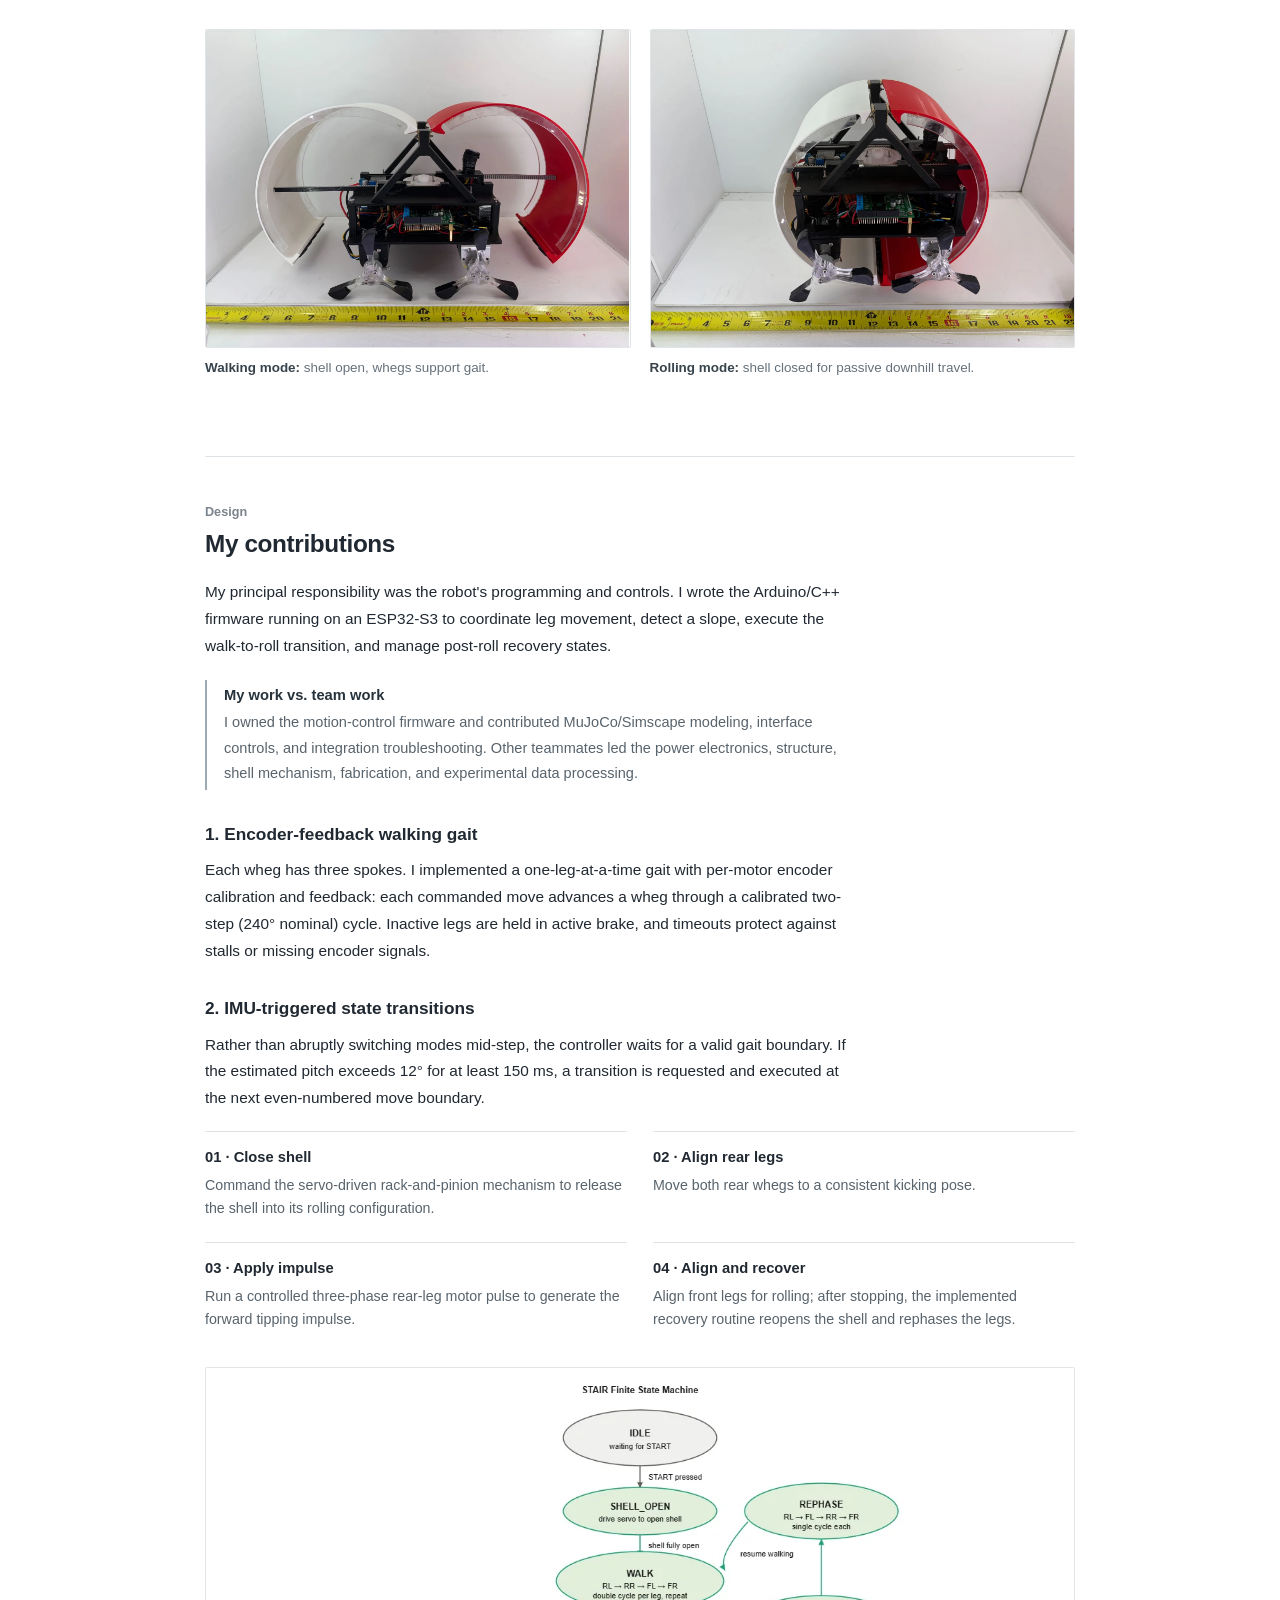
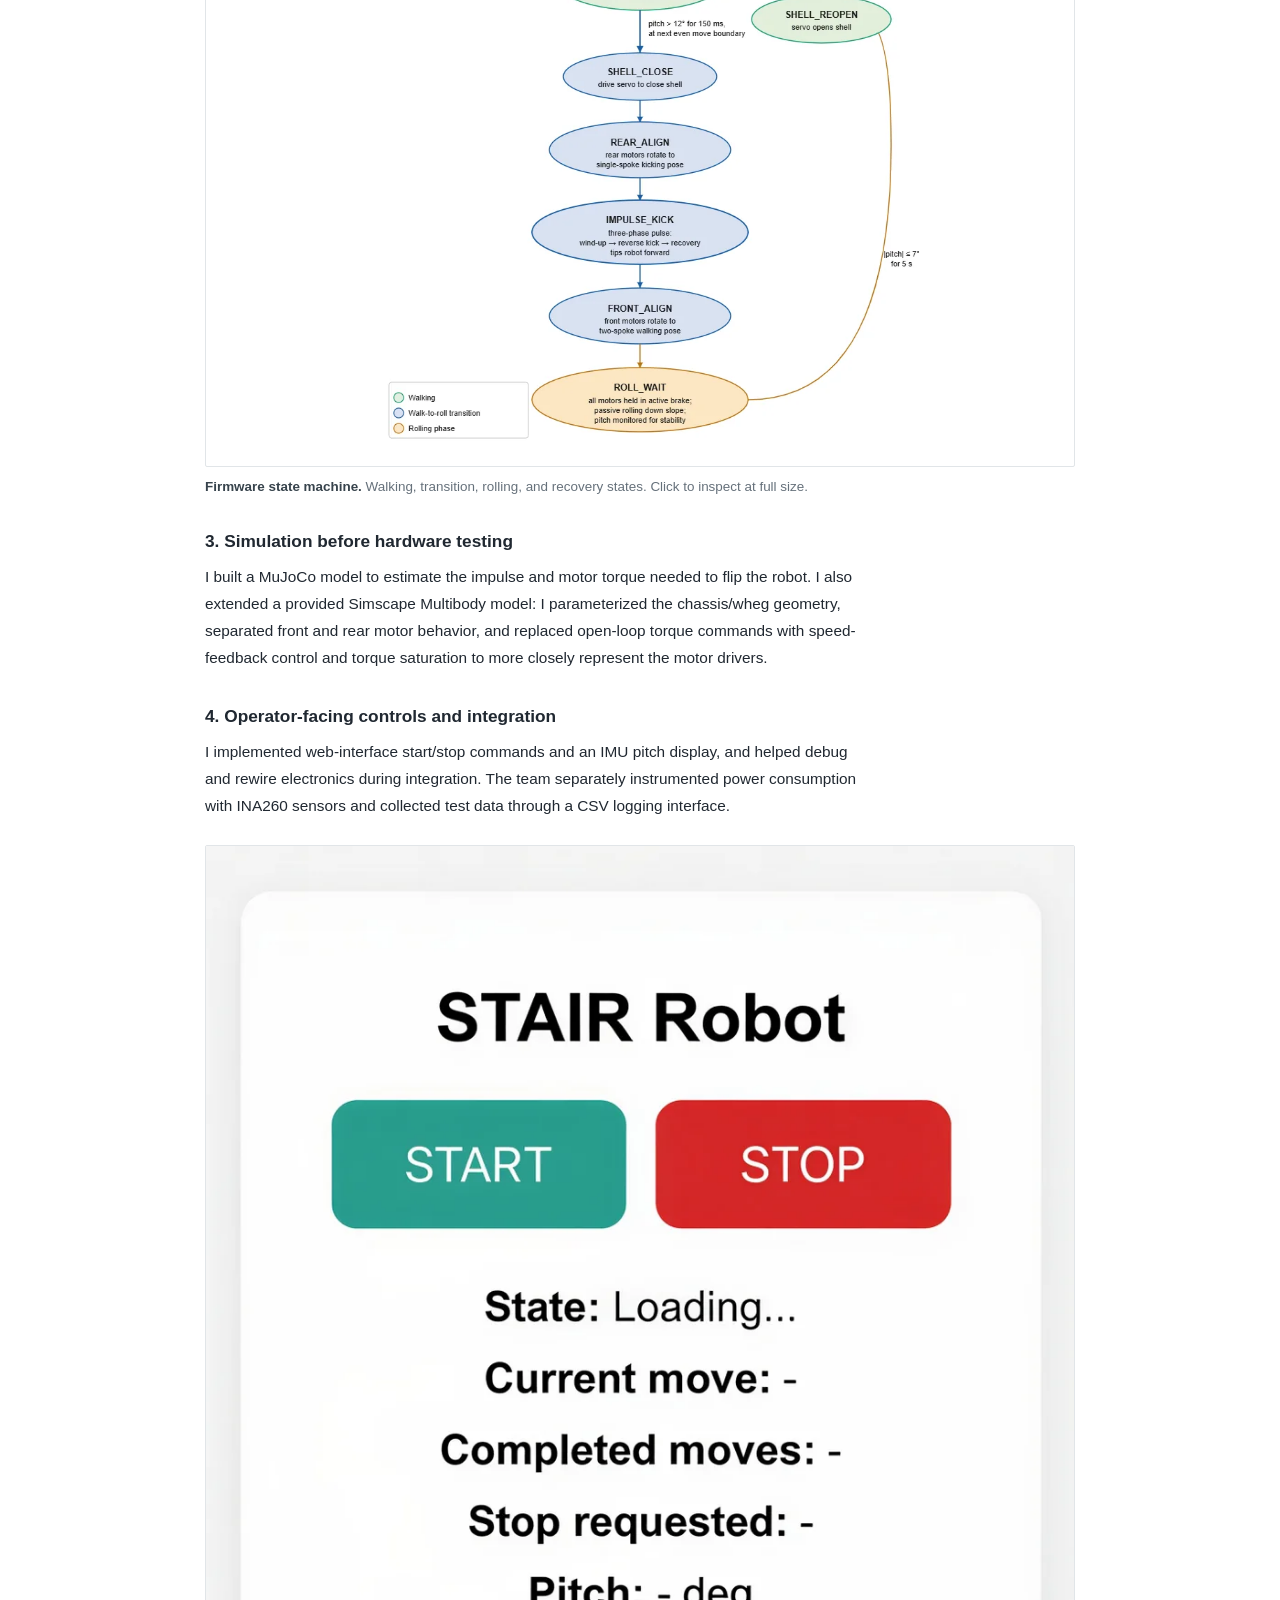
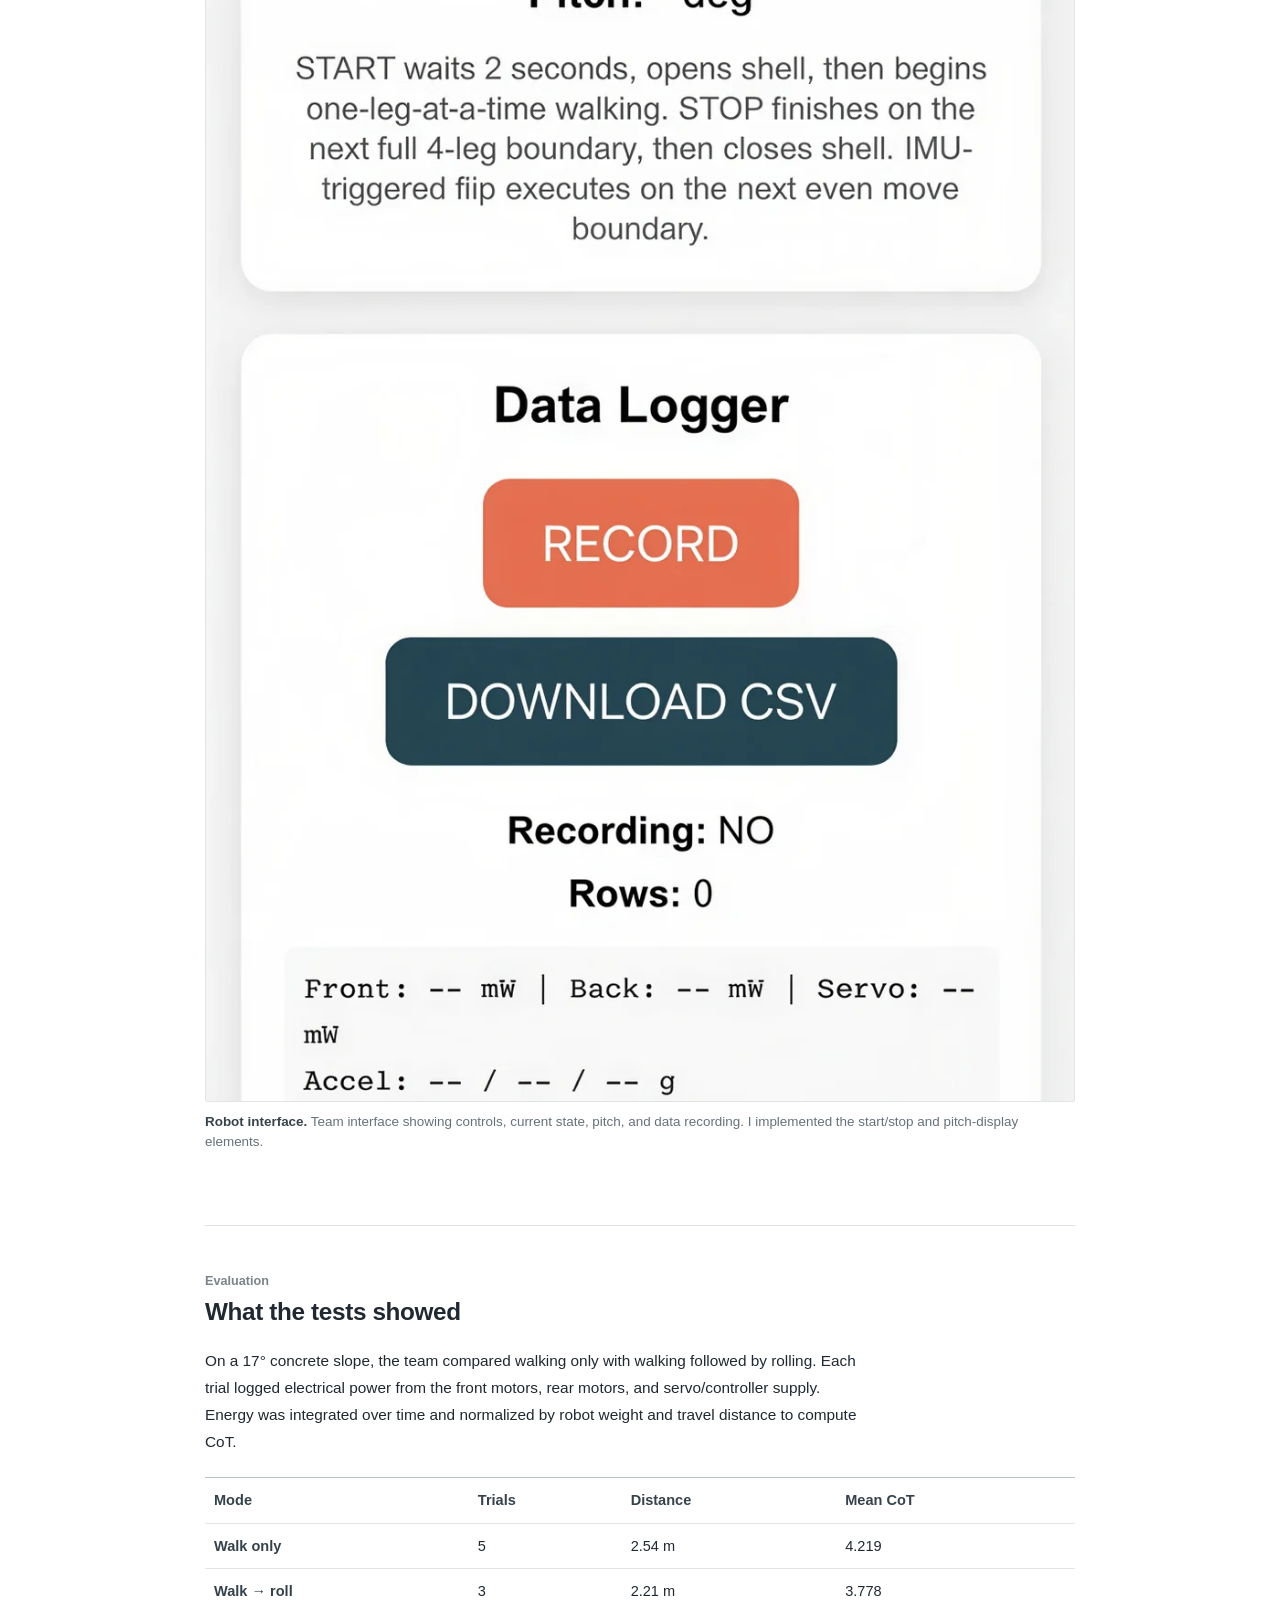
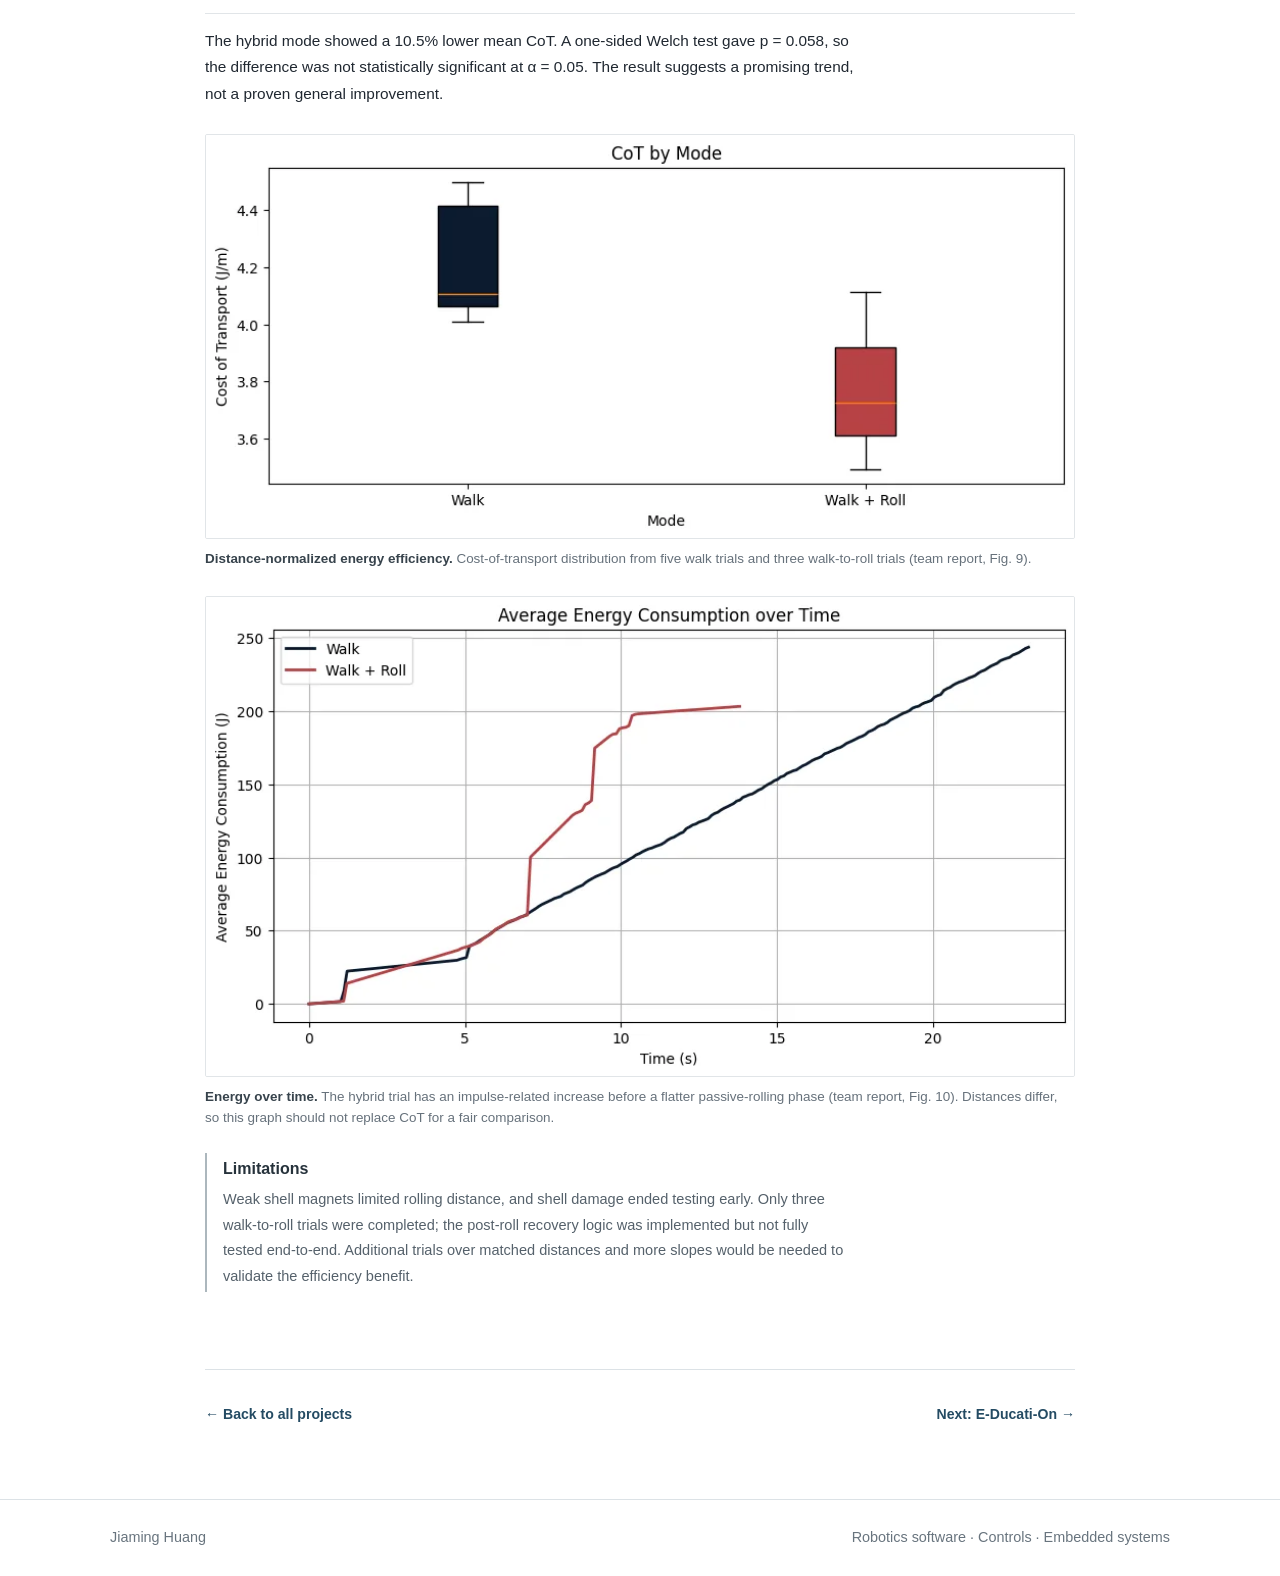
<file: projects/stair.html>
<!DOCTYPE html>

<html lang="en">
<head>
<meta charset="utf-8"/>
<meta content="width=device-width, initial-scale=1" name="viewport"/>
<meta content="Embedded C++ control, state-machine design, physics simulation, and evaluation of a walking-to-rolling hybrid robot." name="description"/>
<title>STAIR — Slope-Traversing Armadillo-Inspired Robot | Jiaming Huang</title>
<link href="../styles.css" rel="stylesheet"/>
<link href="../project-pages.css" rel="stylesheet"/>
</head>
<body class="case-study">
<header class="site-header">
<div class="wrap nav-wrap">
<a class="brand" href="../index.html#top">Jiaming Huang</a>
<nav aria-label="Primary navigation">
<a href="../index.html#about">About</a>
<a aria-current="page" href="../index.html#work">Projects</a>
<a href="../index.html#resume">Resume</a>
<a href="../index.html#contact">Contact</a>
</nav>
</div>
</header>
<main class="case-main">
<div class="wrap case-breadcrumb"><a href="../index.html#work">← All projects</a></div>
<section aria-labelledby="stair-title" class="wrap case-hero">
<div>
<p class="eyebrow">Embedded robotics · Motion control · Carnegie Mellon University</p>
<h1 id="stair-title">STAIR: Slope-Traversing Armadillo-Inspired Robot</h1>
<p class="case-subtitle">An armadillo-inspired robot that uses a brief leg impulse to transition from active walking to passive, gravity-driven rolling down a slope.</p>
<p><strong>My focus:</strong> embedded C++ control, encoder-feedback walking, IMU-triggered mode transitions, recovery logic, and physics simulation.</p>
<div aria-label="Relevant skills" class="case-skills">
<span>Arduino / C++</span><span>ESP32-S3</span><span>Finite-state machines</span><span>Encoder feedback</span><span>IMU</span><span>MuJoCo</span><span>Simscape Multibody</span>
</div>
<div class="case-meta"><span>Jan – Apr 2026</span><span>Five-person team</span><span>Course project</span></div>
</div>
<figure class="case-hero-image">
<img alt="STAIR physical prototype standing in walking configuration, with red and white hinged shell halves open and wheg feet on the surface" src="../assets/projects/stair/walking.webp"/>
<figcaption>STAIR in walking configuration. Photo from the team's final project report.</figcaption>
</figure>
</section>
<div aria-label="Project evaluation highlights" class="wrap case-results">
<div class="case-result"><strong>10.5%</strong><p>Observed reduction in mean cost of transport for walk-to-roll vs. walking alone</p></div>
<div class="case-result"><strong>8 trials</strong><p>5 walking trials and 3 walking-to-rolling trials on a 17° slope</p></div>
<div class="case-result">p = 0.058<p>Preliminary trend; difference did not meet the 0.05 significance threshold</p></div>
</div>
<p class="wrap case-note">Team-level test result; the sample was small and the two test modes used different distances. My individual work centered on the control and modeling subsystems.</p><nav aria-label="On this project page" class="wrap case-toc"><span>On this page:</span><a href="#overview">Overview</a><a href="#design">My work</a><a href="#evaluation">Evaluation</a><a href="#takeaways">Takeaways</a></nav>
<section class="wrap case-section" id="overview">
<div class="case-section-label"><p class="eyebrow">Introduction</p><h2>The challenge</h2></div>
<div class="case-content">
<p>Legged robots spend energy continuously actuating their limbs, even when a downward slope could provide useful motion. STAIR explored whether an impulse-assisted switch from walking to passive rolling could lower the energy consumed per unit of distance traveled.</p>
<p>The objective was to build a functioning walking-to-rolling robot and evaluate its cost of transport (CoT) against walking-only motion on a real incline. If successful, the approach could inform more energy-efficient mobility strategies for robots operating on sloped terrain.</p>
<div class="case-figure-grid">
<figure class="case-figure">
<a aria-label="Open full-sized image: Robot with hinged shell open for active walking." href="../assets/projects/stair/walking.webp" rel="noopener" target="_blank">
<img alt="Robot with hinged shell open for active walking." decoding="async" loading="lazy" src="../assets/projects/stair/walking.webp"/>
</a>
<figcaption><strong>Walking mode:</strong> shell open, whegs support gait.</figcaption>
</figure><figure class="case-figure">
<a aria-label="Open full-sized image: Robot with hinged shell closed in rounded rolling configuration." href="../assets/projects/stair/rolling.webp" rel="noopener" target="_blank">
<img alt="Robot with hinged shell closed in rounded rolling configuration." decoding="async" loading="lazy" src="../assets/projects/stair/rolling.webp"/>
</a>
<figcaption><strong>Rolling mode:</strong> shell closed for passive downhill travel.</figcaption>
</figure>
</div>
</div>
</section>
<section class="wrap case-section" id="design">
<div class="case-section-label"><p class="eyebrow">Design</p><h2>My contributions</h2></div>
<div class="case-content">
<p>My principal responsibility was the robot's programming and controls. I wrote the Arduino/C++ firmware running on an ESP32-S3 to coordinate leg movement, detect a slope, execute the walk-to-roll transition, and manage post-roll recovery states.</p>
<div class="case-ownership">
<strong>My work vs. team work</strong>
<p>I owned the motion-control firmware and contributed MuJoCo/Simscape modeling, interface controls, and integration troubleshooting. Other teammates led the power electronics, structure, shell mechanism, fabrication, and experimental data processing.</p>
</div>
<h3>1. Encoder-feedback walking gait</h3>
<p>Each wheg has three spokes. I implemented a one-leg-at-a-time gait with per-motor encoder calibration and feedback: each commanded move advances a wheg through a calibrated two-step (240° nominal) cycle. Inactive legs are held in active brake, and timeouts protect against stalls or missing encoder signals.</p>
<h3>2. IMU-triggered state transitions</h3>
<p>Rather than abruptly switching modes mid-step, the controller waits for a valid gait boundary. If the estimated pitch exceeds 12° for at least 150 ms, a transition is requested and executed at the next even-numbered move boundary.</p>
<div class="case-process">
<div class="case-step"><b>01 · Close shell</b><p>Command the servo-driven rack-and-pinion mechanism to release the shell into its rolling configuration.</p></div>
<div class="case-step"><b>02 · Align rear legs</b><p>Move both rear whegs to a consistent kicking pose.</p></div>
<div class="case-step"><b>03 · Apply impulse</b><p>Run a controlled three-phase rear-leg motor pulse to generate the forward tipping impulse.</p></div>
<div class="case-step"><b>04 · Align and recover</b><p>Align front legs for rolling; after stopping, the implemented recovery routine reopens the shell and rephases the legs.</p></div>
</div>
<figure class="case-figure case-wide-figure">
<a aria-label="Open full-sized image: Finite-state-machine flowchart for the STAIR gait and walk-to-roll transition, with color coded walking, transition and rolling stages." href="../assets/projects/stair/fsm.webp" rel="noopener" target="_blank">
<img alt="Finite-state-machine flowchart for the STAIR gait and walk-to-roll transition, with color coded walking, transition and rolling stages." decoding="async" loading="lazy" src="../assets/projects/stair/fsm.webp"/>
</a>
<figcaption><strong>Firmware state machine.</strong> Walking, transition, rolling, and recovery states. Click to inspect at full size.</figcaption>
</figure>
<h3>3. Simulation before hardware testing</h3>
<p>I built a MuJoCo model to estimate the impulse and motor torque needed to flip the robot. I also extended a provided Simscape Multibody model: I parameterized the chassis/wheg geometry, separated front and rear motor behavior, and replaced open-loop torque commands with speed-feedback control and torque saturation to more closely represent the motor drivers.</p>
<h3>4. Operator-facing controls and integration</h3>
<p>I implemented web-interface start/stop commands and an IMU pitch display, and helped debug and rewire electronics during integration. The team separately instrumented power consumption with INA260 sensors and collected test data through a CSV logging interface.</p>
<figure class="case-figure">
<a aria-label="Open full-sized image: Screenshot of STAIR browser-based control and data logging dashboard with START and STOP buttons." href="../assets/projects/stair/control-ui.webp" rel="noopener" target="_blank">
<img alt="Screenshot of STAIR browser-based control and data logging dashboard with START and STOP buttons." decoding="async" loading="lazy" src="../assets/projects/stair/control-ui.webp"/>
</a>
<figcaption><strong>Robot interface.</strong> Team interface showing controls, current state, pitch, and data recording. I implemented the start/stop and pitch-display elements.</figcaption>
</figure>
</div>
</section>
<section class="wrap case-section" id="evaluation">
<div class="case-section-label"><p class="eyebrow">Evaluation</p><h2>What the tests showed</h2></div>
<div class="case-content">
<p>On a 17° concrete slope, the team compared walking only with walking followed by rolling. Each trial logged electrical power from the front motors, rear motors, and servo/controller supply. Energy was integrated over time and normalized by robot weight and travel distance to compute CoT.</p>
<table class="case-table">
<thead><tr><th scope="col">Mode</th><th scope="col">Trials</th><th scope="col">Distance</th><th scope="col">Mean CoT</th></tr></thead>
<tbody>
<tr><th scope="row">Walk only</th><td>5</td><td>2.54 m</td><td>4.219</td></tr>
<tr><th scope="row">Walk → roll</th><td>3</td><td>2.21 m</td><td>3.778</td></tr>
</tbody>
</table>
<p>The hybrid mode showed a 10.5% lower mean CoT. A one-sided Welch test gave p = 0.058, so the difference was not statistically significant at α = 0.05. The result suggests a promising trend, not a proven general improvement.</p>
<figure class="case-figure">
<a aria-label="Open full-sized image: Box-and-whisker chart comparing cost of transport for walking-only and walk-to-roll trials; walk-to-roll group generally lower." href="../assets/projects/stair/cot.webp" rel="noopener" target="_blank">
<img alt="Box-and-whisker chart comparing cost of transport for walking-only and walk-to-roll trials; walk-to-roll group generally lower." decoding="async" loading="lazy" src="../assets/projects/stair/cot.webp"/>
</a>
<figcaption><strong>Distance-normalized energy efficiency.</strong> Cost-of-transport distribution from five walk trials and three walk-to-roll trials (team report, Fig. 9).</figcaption>
</figure><figure class="case-figure">
<a aria-label="Open full-sized image: Line graph of average accumulated electrical energy versus time, comparing walking-only and walking-to-rolling modes." href="../assets/projects/stair/energy.webp" rel="noopener" target="_blank">
<img alt="Line graph of average accumulated electrical energy versus time, comparing walking-only and walking-to-rolling modes." decoding="async" loading="lazy" src="../assets/projects/stair/energy.webp"/>
</a>
<figcaption><strong>Energy over time.</strong> The hybrid trial has an impulse-related increase before a flatter passive-rolling phase (team report, Fig. 10). Distances differ, so this graph should not replace CoT for a fair comparison.</figcaption>
</figure>
<div class="case-caution">
<strong>Limitations</strong>
<p>Weak shell magnets limited rolling distance, and shell damage ended testing early. Only three walk-to-roll trials were completed; the post-roll recovery logic was implemented but not fully tested end-to-end. Additional trials over matched distances and more slopes would be needed to validate the efficiency benefit.</p>
</div>
</div>
</section>
<div class="wrap case-end">
<a href="../index.html#work">← Back to all projects</a>
<a href="e-ducati-on.html">Next: E-Ducati-On →</a>
</div>
</main>
<footer><div class="wrap footer-inner"><span>Jiaming Huang</span><span>Robotics software · Controls · Embedded systems</span></div></footer>
</body>
</html>
</file>
<file: styles.css>
* { box-sizing: border-box; }

:root {
  --bg: #ffffff;
  --surface: #ffffff;
  --text: #18212f;
  --muted: #5f6b7a;
  --border: #dfe3e8;
  --accent: #1f4b73;
  --accent-dark: #173854;
  --chip: #eef3f7;
  --max: 1120px;
}

html { scroll-behavior: smooth; }

body {
  margin: 0;
  font-family: Inter, ui-sans-serif, system-ui, -apple-system, BlinkMacSystemFont, "Segoe UI", sans-serif;
  background: var(--bg);
  color: var(--text);
  line-height: 1.6;
}

a { color: var(--accent); }
.wrap { width: min(var(--max), calc(100% - 40px)); margin: 0 auto; }

.site-header {
  position: sticky;
  top: 0;
  z-index: 20;
  background: rgba(255,255,255,.95);
  border-bottom: 1px solid var(--border);
  backdrop-filter: blur(8px);
}

.nav-wrap {
  min-height: 64px;
  display: flex;
  align-items: center;
  justify-content: space-between;
  gap: 24px;
}

.brand { color: var(--text); font-weight: 700; text-decoration: none; }
nav { display: flex; flex-wrap: wrap; gap: 20px; }
nav a { color: var(--muted); text-decoration: none; font-size: .95rem; font-weight: 600; }
nav a:hover, nav a:focus { color: var(--text); }

.eyebrow {
  margin: 0 0 10px;
  color: var(--accent);
  font-size: .82rem;
  font-weight: 750;
  letter-spacing: .09em;
  text-transform: uppercase;
}

h1,h2,h3,h4,p { margin-top: 0; }

.hero-actions { display: flex; flex-wrap: wrap; gap: 12px; margin-top: 28px; }
.button {
  display: inline-block;
  padding: 10px 16px;
  border: 1px solid var(--border);
  border-radius: 8px;
  font-weight: 700;
  text-decoration: none;
}
.button.primary { background: var(--accent); border-color: var(--accent); color: white; }
.button.primary:hover,.button.primary:focus { background: var(--accent-dark); }
.button.secondary { background: white; color: var(--text); }

.section { padding: 64px 0; border-top: 1px solid var(--border); }
.section-heading { max-width: 760px; margin-bottom: 32px; }
.section-heading h2 { margin-bottom: 10px; font-size: clamp(1.8rem,4vw,2.6rem); letter-spacing: -.025em; }
.section-intro { color: var(--muted); }


/* Concise personal introduction; no oversized marketing hero. */
.home-about {
  padding: 62px 0 55px;
  scroll-margin-top: 80px;
}
.home-about .eyebrow {
  color: #53606b;
  font-size: .82rem;
  letter-spacing: .055em;
  margin-bottom: 12px;
}
.home-about h1 {
  max-width: 850px;
  margin: 0 0 22px;
  font-size: clamp(2.15rem, 4.4vw, 3rem);
  line-height: 1.15;
  letter-spacing: -.032em;
  font-weight: 700;
}
.home-about-copy {
  max-width: 800px;
  font-size: 1.045rem;
  line-height: 1.75;
  color: #34404a;
}
.home-about-copy p { margin: 0 0 14px; }
.home-about-copy p:last-child { margin-bottom: 0; }
.home-about .hero-actions { margin-top: 27px; }

section[id] { scroll-margin-top: 86px; }

.project { padding: 30px 0 42px; border-top: 1px solid var(--border); }
.project:first-of-type { border-top: 0; }
.project-topline {
  display: flex;
  justify-content: space-between;
  gap: 20px;
  align-items: start;
  margin-bottom: 22px;
}
.project-kicker { margin-bottom: 6px; color: var(--muted); font-size: .9rem; font-weight: 650; }
.project h3 { margin-bottom: 0; font-size: clamp(1.35rem,3vw,2rem); line-height: 1.2; }
.project-date { color: var(--muted); white-space: nowrap; font-size: .92rem; }

.project-grid {
  display: grid;
  grid-template-columns: 1.45fr .8fr;
  gap: 30px;
  align-items: start;
}
.project-copy h4 { margin: 24px 0 8px; font-size: .96rem; }
.project-copy h4:first-child { margin-top: 0; }
.project-copy ul { margin-top: 0; padding-left: 1.2rem; }
.project-copy li + li { margin-top: 6px; }

.media-placeholder {
  min-height: 260px;
  padding: 24px;
  border: 1px dashed #aab4bf;
  border-radius: 12px;
  background: #fafbfc;
  display: flex;
  flex-direction: column;
  justify-content: center;
  gap: 8px;
  color: var(--muted);
}
.media-placeholder strong { color: var(--text); }

.contact-links { display: flex; flex-wrap: wrap; gap: 18px; }

footer { border-top: 1px solid var(--border); background: white; }
.footer-inner {
  min-height: 76px;
  display: flex;
  align-items: center;
  justify-content: space-between;
  gap: 24px;
  color: var(--muted);
  font-size: .9rem;
}

@media (max-width: 800px) {
  .project-grid { grid-template-columns: 1fr; }
  .project-topline { flex-direction: column; }
  .project-date { white-space: normal; }
}

@media (max-width: 620px) {
  .wrap { width: min(var(--max), calc(100% - 28px)); }
  .nav-wrap { align-items: flex-start; flex-direction: column; padding: 12px 0; }
  nav { gap: 14px; }
  .home-about { padding: 42px 0 36px; }
  .home-about h1 { margin-bottom: 18px; }
  .home-about-copy { font-size: .99rem; }
  .footer-inner { align-items: flex-start; flex-direction: column; justify-content: center; padding: 20px 0; }
}

/* Homepage previews for finished case studies. */
.project-preview .project-copy > p { max-width:700px; }
.project-preview .project-grid { align-items:center; }
.project-read-link { text-decoration:none; font-weight:700; }
.project-read-link:hover,.project-read-link:focus { text-decoration:underline; }
.project-thumbnail { display:block; }
.project-thumbnail img { display:block; width:100%; aspect-ratio:5/3; object-fit:cover; background:white; border:1px solid var(--border); border-radius:10px; }

/* Clarify authorship without adding another visual heading. */
.contributions-lead { margin: 0 0 8px; color: var(--muted); font-size: 0.94rem; }
</file>
<file: project-pages.css>
/*
 * Engineering case studies — restrained, document-first layout.
 * Scoped to .case-study so this file can be merged with a separately edited homepage.
 */
.case-study {
  --text: #202831;
  --muted: #59636c;
  --border: #dce2e6;
  --accent: #244b63;
  --accent-dark: #193d54;
  --bg: #fff;
  color: var(--text);
  background: #fff;
  font-family: Arial, Helvetica, sans-serif;
  line-height: 1.65;
  -webkit-font-smoothing: antialiased;
}
.case-study .wrap { width: min(870px, calc(100% - 48px)); }
.case-study .site-header {
  position: sticky;
  top: 0;
  background: #fff;
  border-bottom: 1px solid var(--border);
  box-shadow: none;
  backdrop-filter: none;
}
.case-study .site-header .wrap,
.case-study footer .wrap { width: min(1060px, calc(100% - 48px)); }
.case-study .nav-wrap { min-height: 66px; }
.case-study .brand { color: #202831; font-size: 0.98rem; font-weight: 700; letter-spacing: -.015em; }
.case-study nav a { font-size: .9rem; font-weight: 500; color: #52606a; }
.case-study nav a:hover,
.case-study nav a:focus,
.case-study nav a[aria-current="page"] { color: var(--accent); }
.case-study a { color: var(--accent); text-underline-offset: 3px; }
.case-study a:focus-visible { outline: 2px solid var(--accent); outline-offset: 3px; }
.case-study .eyebrow { font-size: .79rem; font-weight: 600; color: #56636c; text-transform: none; letter-spacing: 0; }
.case-main { padding-bottom: 8px; }
.case-breadcrumb { padding-top: 30px; padding-bottom: 8px; }
.case-breadcrumb a { text-decoration: none; font-size: .88rem; color: var(--muted); }
.case-breadcrumb a:hover { text-decoration: underline; }

/* Project title, short description, team details and one genuine project photo. */
.case-hero { display: block; padding: 30px 0 23px; }
.case-hero > div:first-child { max-width: 810px; }
.case-hero h1 {
  max-width: 850px;
  margin: 0 0 16px;
  color: var(--text);
  font-size: clamp(2.05rem, 4.2vw, 2.85rem);
  font-weight: 700;
  line-height: 1.17;
  letter-spacing: -.03em;
}
.case-subtitle { max-width: 730px; color: #4a5660; font-size: 1.09rem; line-height: 1.65; margin-bottom: 12px; }
.case-hero > div:first-child > p:not(.eyebrow):not(.case-subtitle) {
  max-width: 770px;
  margin: 0 0 16px;
  font-size: .95rem;
}
.case-skills {
  display: flex; flex-wrap: wrap;
  gap: 0;
  margin-top: 20px;
  margin-bottom: 10px;
}
.case-skills span {
  display: inline;
  background: none;
  color: #52616a;
  font-size: .86rem;
  font-weight: 500;
  padding: 0;
  border-radius: 0;
}
.case-skills span:not(:last-child)::after { content: " · "; color: #8c969c; padding: 0 8px; }
.case-meta { display: flex; flex-wrap: wrap; column-gap: 24px; row-gap: 4px; margin: 11px 0 0; font-size: .85rem; color: var(--muted); }
.case-hero-image { margin: 32px 0 0; }
.case-hero-image img {
  display: block;
  width: 100%;
  max-height: 485px;
  height: auto;
  object-fit: contain;
  background: #f8fafb;
  border: 1px solid #e5e8eb;
  border-radius: 2px;
}
.case-hero-image figcaption,
.case-figure figcaption,
.case-video-figure figcaption { margin: 10px 0 0; color: #66717b; font-size: .84rem; line-height: 1.5; }

/* A quiet summary, rather than large metric cards. */
.case-results {
  display: grid;
  grid-template-columns: repeat(3, minmax(0, 1fr));
  border-top: 1px solid var(--border);
  border-bottom: 1px solid var(--border);
  padding: 14px 0;
  gap: 22px;
}
.case-result { padding: 7px 0; }
.case-result + .case-result { border-left: 0; padding-left: 0; }
.case-result strong { display: block; font-size: 1.12rem; font-weight: 700; letter-spacing: -.015em; line-height: 1.4; margin: 0 0 3px; }
.case-result p { color: #58636c; margin: 0; font-size: .82rem; line-height: 1.55; }
.case-note { font-size: .83rem; color: #657079; line-height: 1.6; margin: 13px auto 6px; }
.case-toc { display: flex; flex-wrap: wrap; column-gap: 22px; row-gap: 6px; align-items: center; margin-top: 32px; color: #68747e; font-size: .86rem; }
.case-toc > span { font-weight: 600; color: #303b43; }
.case-toc a { text-decoration: none; }
.case-toc a:hover { text-decoration: underline; }

/* Article-like reading flow with restrained headings and generous whitespace. */
.case-section { display: block; padding: 45px 0 52px; border-bottom: 1px solid var(--border); scroll-margin-top: 82px; }
.case-section-label { position: static; margin-bottom: 20px; }
.case-section-label .eyebrow { margin-bottom: 5px; color: #7a838b; }
.case-section-label h2 { margin: 0; font-size: 1.52rem; font-weight: 700; line-height: 1.3; letter-spacing: -.015em; }
.case-content { max-width: none; }
.case-content p { max-width: 77ch; font-size: .96rem; line-height: 1.75; margin-bottom: 14px; }
.case-content > p:first-child { font-size: .96rem; }
.case-content h3 { margin: 32px 0 11px; font-size: 1.08rem; line-height: 1.4; font-weight: 700; }
.case-content ul, .case-content ol { max-width: 77ch; margin: 12px 0 18px; padding-left: 1.3rem; }
.case-content li { font-size: .95rem; line-height: 1.7; margin: 0 0 8px; }
.case-content li::marker { color: #78858d; }
.case-content strong { color: #26323b; }
.case-ownership { margin: 20px 0; padding: 3px 0 3px 17px; border: 0; border-left: 2px solid #9caab3; border-radius: 0; background: transparent; }
.case-ownership > strong { display: block; margin-bottom: 3px; font-size: .92rem; }
.case-ownership p { margin-bottom: 0; color: #58636c; font-size: .91rem; }
.case-process { display: grid; grid-template-columns: repeat(2, minmax(0, 1fr)); gap: 12px 26px; margin: 19px 0 25px; }
.case-step { padding: 13px 0 10px; border: 0; border-top: 1px solid #dce2e6; border-radius: 0; background: none; }
.case-step b { display: block; font-size: .92rem; margin-bottom: 5px; }
.case-step p { margin: 0; font-size: .89rem; line-height: 1.6; color: #58636c; }
.case-feature { border: 0; border-top: 1px solid var(--border); padding: 18px 0; margin: 24px 0; background: transparent; border-radius: 0; }
.case-feature h3 { margin-top: 0; }

/* Technical evidence: images, diagrams, tables and a native silent video player. */
.case-figure, .case-video-figure { margin: 26px 0 20px; }
.case-figure img {
  display: block;
  width: 100%;
  height: auto;
  background: #fff;
  border: 1px solid #e1e5e8;
  border-radius: 2px;
}
.case-figure a { display: block; }
.case-figure figcaption strong,
.case-video-figure figcaption strong { color: #37434c; }
.case-figure-grid { display: grid; grid-template-columns: repeat(2, minmax(0, 1fr)); gap: 19px; margin: 26px 0; }
.case-figure-grid .case-figure { margin: 0; }
.case-figure-grid .case-figure img { aspect-ratio: 4/3; object-fit: contain; }
.case-wide-figure img { max-height: 700px; object-fit: contain; }
.case-video-figure { margin-top: 26px; }
.case-video-figure video {
  display: block;
  width: 100%;
  height: auto;
  aspect-ratio: 16 / 9;
  background: #101418;
  border: 1px solid #e0e4e7;
  border-radius: 2px;
}
.case-video-figure figcaption { max-width: 75ch; }
.case-table { width: 100%; border-collapse: collapse; margin: 22px 0 14px; font-size: .91rem; }
.case-table th, .case-table td { padding: 10px 9px; text-align: left; border-bottom: 1px solid #e1e5e8; }
.case-table thead { background: none; border-top: 1px solid #b9c3ca; }
.case-table th { font-weight: 700; color: #36424b; }
.case-table td:not(:first-child), .case-table th:not(:first-child) { font-variant-numeric: tabular-nums; }
.case-caution { margin: 25px 0; padding: 3px 0 3px 16px; border-radius: 0; background: none; border-left: 2px solid #acb7bd; }
.case-caution strong { display: block; margin-bottom: 5px; }
.case-caution p { margin: 0; font-size: .91rem; color: #55616b; }
.case-source-note { margin-top: 30px; font-size: .79rem !important; color: #68737d; line-height: 1.6; }
.case-end { display: flex; align-items: center; justify-content: space-between; gap: 16px; padding: 33px 0 65px; }
.case-end a { text-decoration: none; font-size: .88rem; font-weight: 600; }
.case-end a:hover { text-decoration: underline; }
.case-study footer { background: white; border-top: 1px solid var(--border); }
.case-study .footer-inner { color: #68747e; }

@media (max-width: 720px) {
  .case-study .wrap { width: min(870px, calc(100% - 36px)); }
  .case-study .site-header .wrap, .case-study footer .wrap { width: calc(100% - 36px); }
  .case-study .nav-wrap { padding: 12px 0; }
  .case-hero { padding-top: 25px; }
  .case-hero h1 { font-size: clamp(1.85rem, 6.2vw, 2.5rem); }
  .case-section { padding: 36px 0 40px; }
  .case-results { grid-template-columns: 1fr; gap: 5px; padding: 10px 0; }
  .case-result { padding: 8px 0; }
  .case-result + .case-result { border-top: 1px solid #edf0f1; }
  .case-process, .case-figure-grid { grid-template-columns: 1fr; }
  .case-figure-grid .case-figure img { aspect-ratio: auto; }
  .case-toc { margin-top: 27px; }
  .case-table { font-size: .81rem; }
  .case-table th, .case-table td { padding: 9px 5px; }
  .case-end { flex-direction: column; align-items: flex-start; }
}
@media (prefers-reduced-motion: reduce) { .case-study { scroll-behavior: auto; } }
</file>
<file: assets/projects/research/research.css>
/* Research-only refinements; shared project and homepage styles are unchanged. */
.research-study figcaption { text-align: center; }
.research-study .case-video-figure figcaption { max-width: none; }
.research-study .case-hero .case-note { font-size: .85rem; color: var(--muted); }
.research-study .case-figure-grid .case-figure img { aspect-ratio: auto; }
.research-study .case-content > h3:first-child { margin-top: 0; }
.research-study .case-table caption {
  text-align: left;
  color: var(--muted);
  font-size: .84rem;
  padding-bottom: 10px;
}
.research-study .case-table { table-layout: fixed; }
.research-study .case-table th,
.research-study .case-table td { overflow-wrap: break-word; }
@media (max-width: 620px) {
  .research-study section[id] { scroll-margin-top: 122px; }
}
</file>
